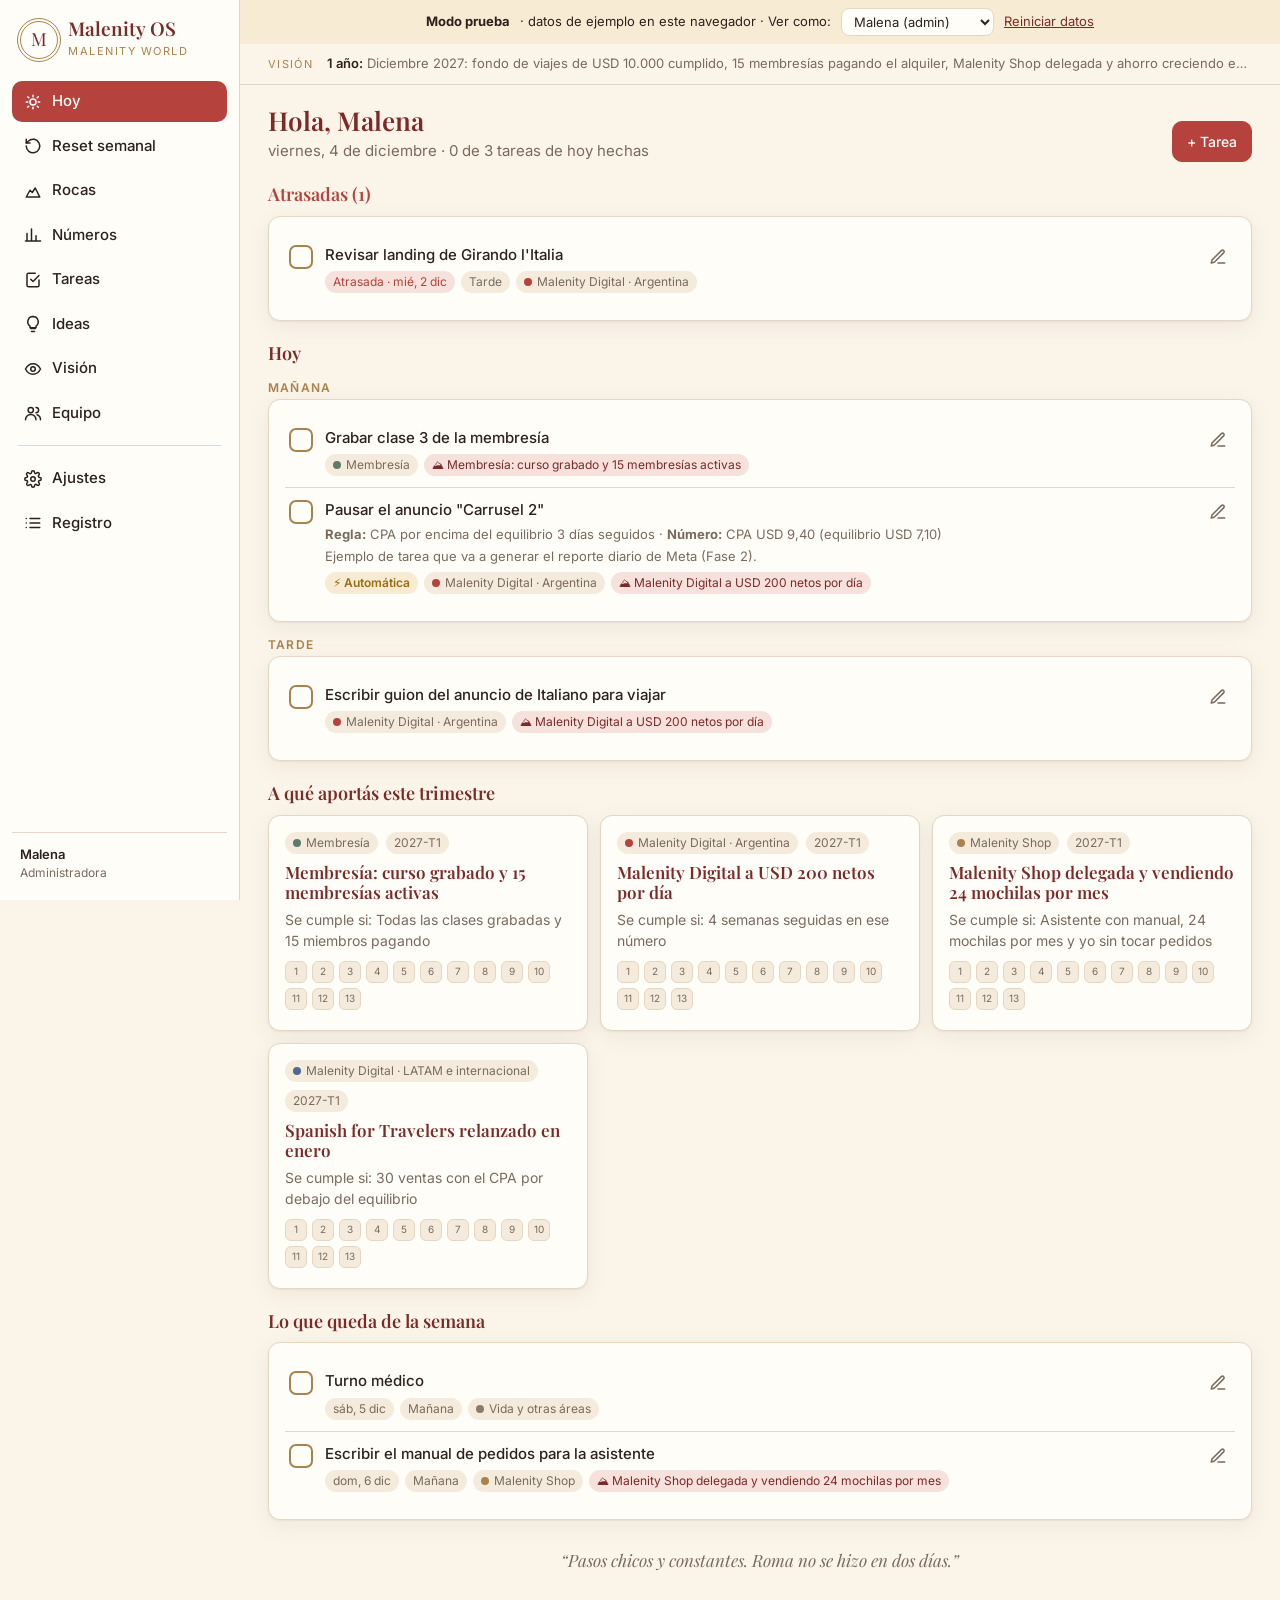
<file: os/index.html>
<!DOCTYPE html>
<html lang="es">
<head>
<meta charset="UTF-8">
<meta name="viewport" content="width=device-width, initial-scale=1, viewport-fit=cover">
<meta name="robots" content="noindex, nofollow">
<meta name="theme-color" content="#FBF4E9">
<title>Malenity OS</title>
<link rel="preconnect" href="https://fonts.googleapis.com">
<link rel="preconnect" href="https://fonts.gstatic.com" crossorigin>
<link href="https://fonts.googleapis.com/css2?family=Playfair+Display:ital,wght@0,500;0,600;1,600&family=Inter:wght@400;500;600&display=swap" rel="stylesheet">
<link rel="stylesheet" href="styles.css?v=1">
<link rel="icon" href="data:image/svg+xml,%3Csvg xmlns='http://www.w3.org/2000/svg' viewBox='0 0 64 64'%3E%3Ccircle cx='32' cy='32' r='30' fill='%23FBF4E9' stroke='%23A9824E' stroke-width='3'/%3E%3Ctext x='32' y='43' font-family='Georgia' font-size='30' text-anchor='middle' fill='%237A2B28'%3EM%3C/text%3E%3C/svg%3E">
</head>
<body>
<div id="app"><div class="cargando">Cargando Malenity OS…</div></div>
<div id="modal-raiz"></div>
<div id="toast" role="status" aria-live="polite"></div>
<script src="config.js?v=1"></script>
<script src="demo.js?v=1"></script>
<script src="app.js?v=1"></script>
</body>
</html>
</file>
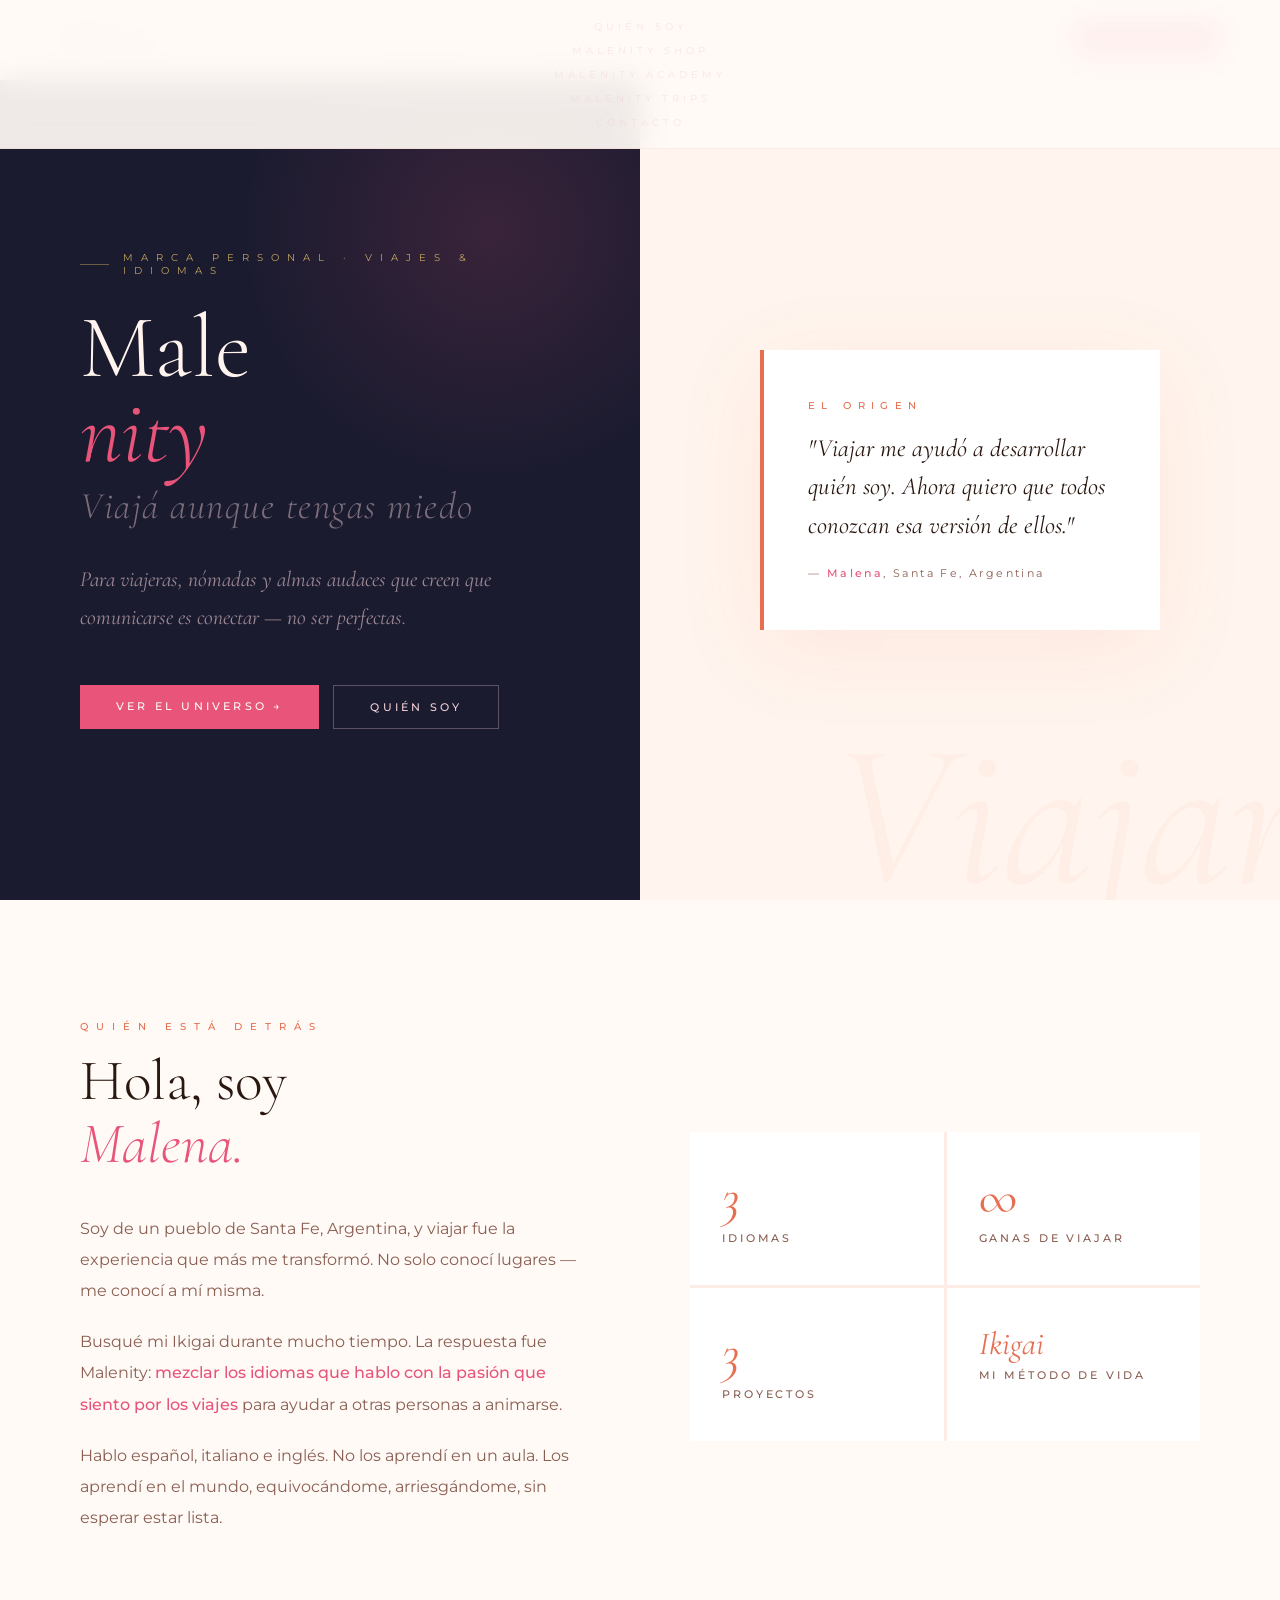
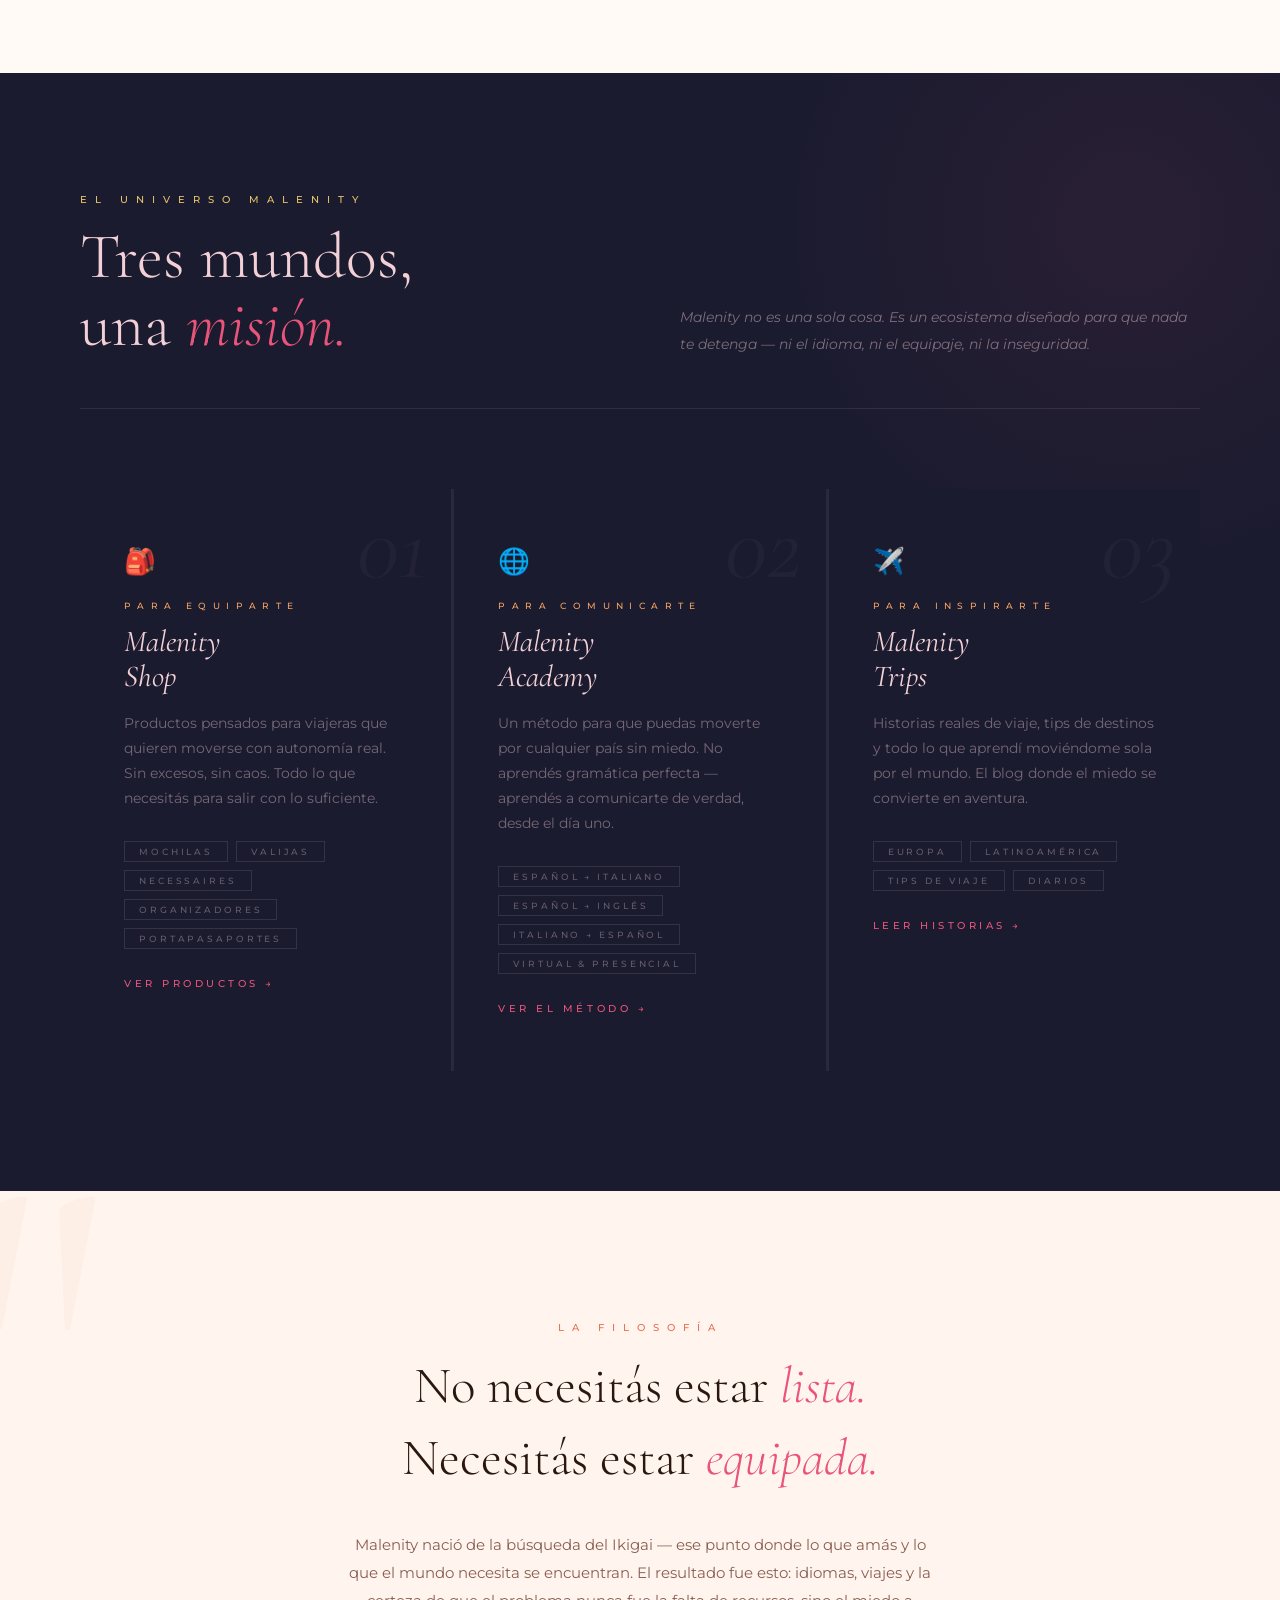
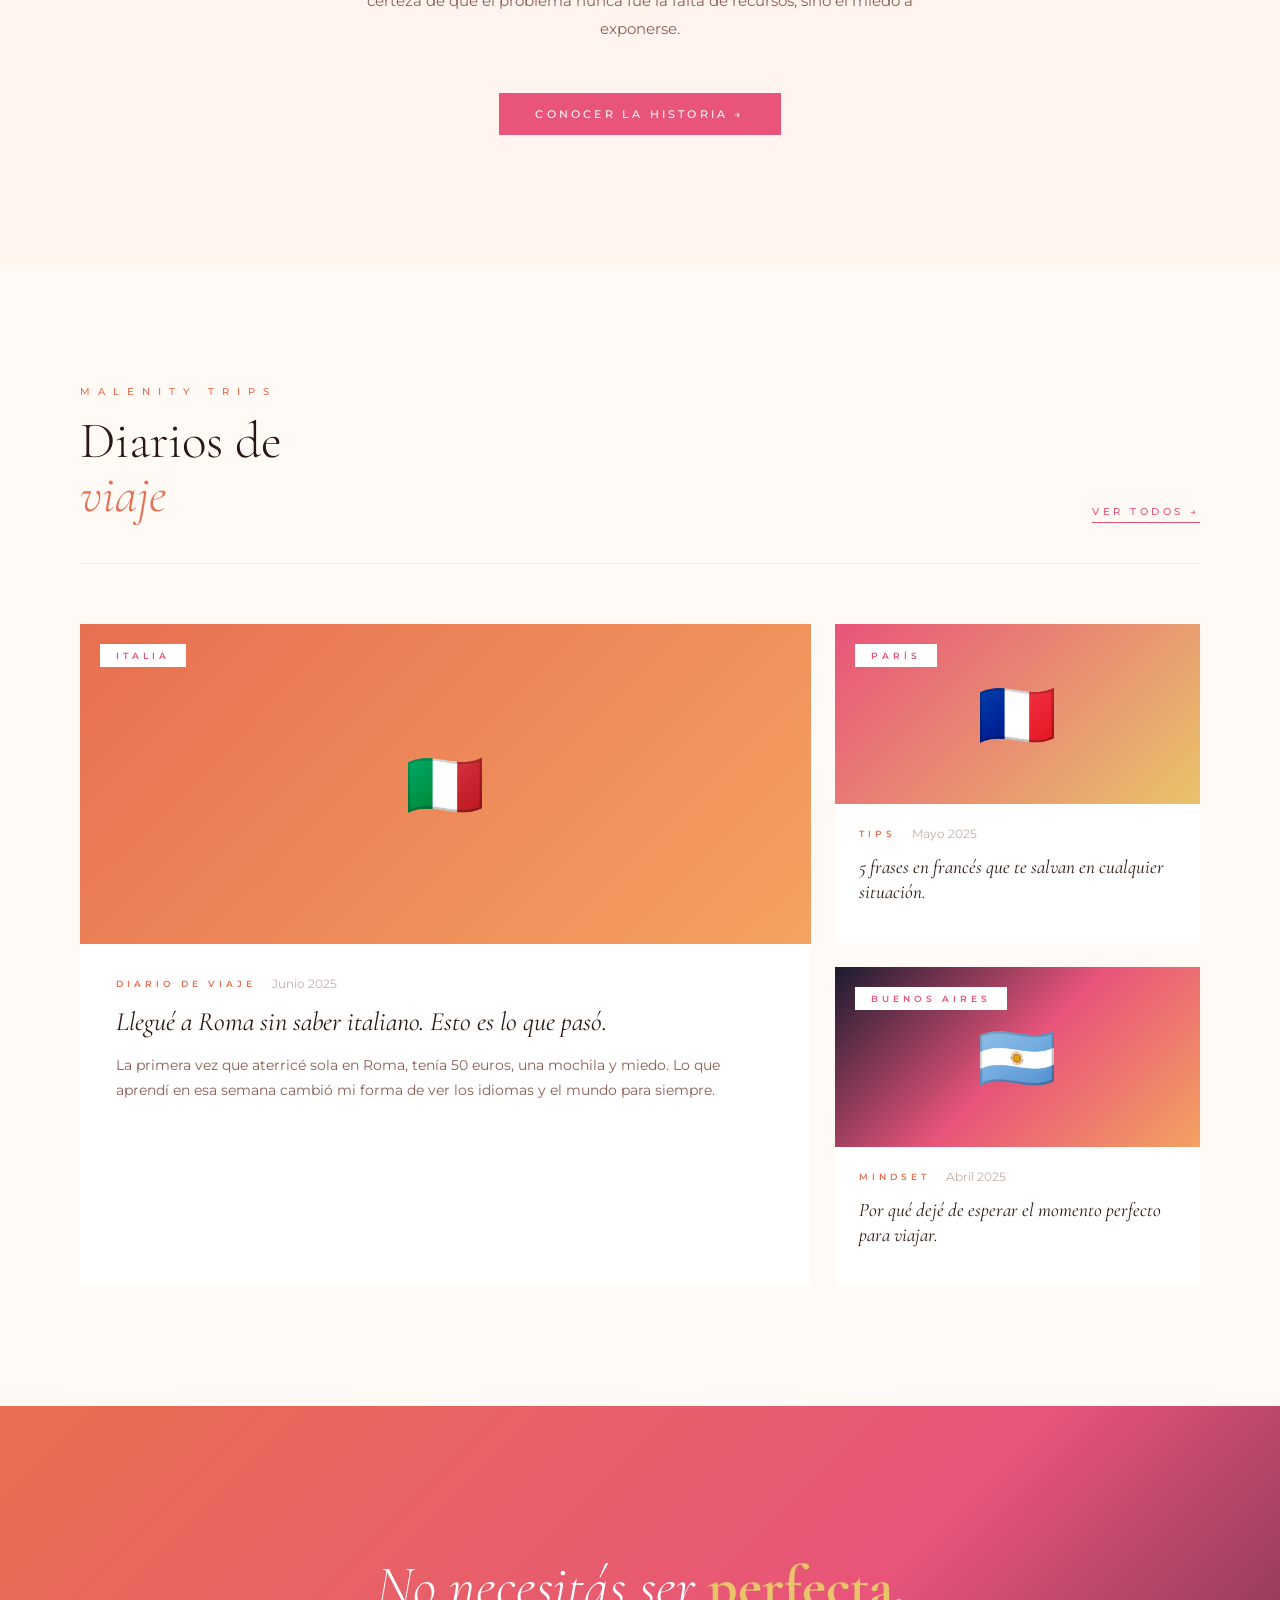
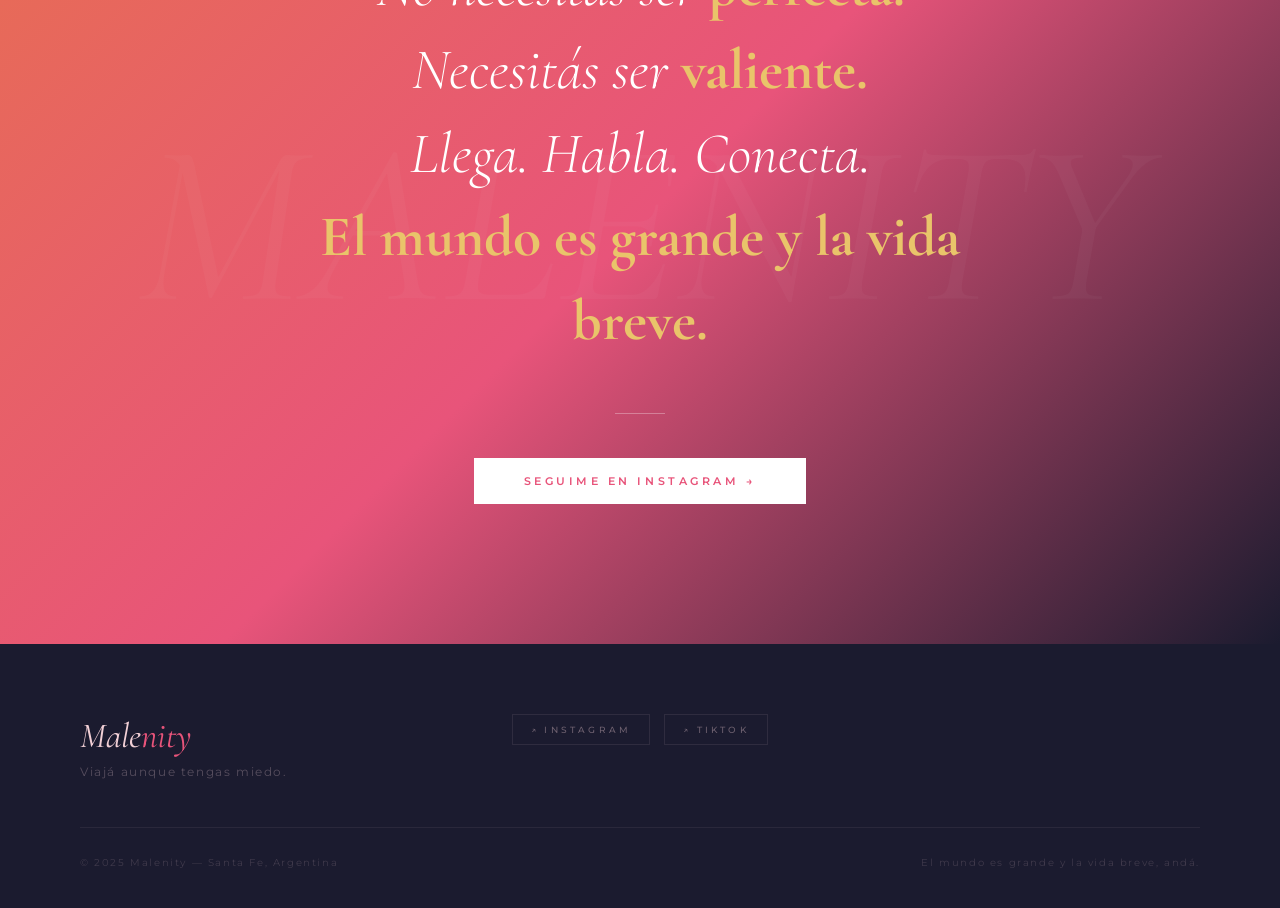
<file: index-2.html>
<!DOCTYPE html>
<html lang="es">
<head>
<meta charset="UTF-8">
<meta name="viewport" content="width=device-width, initial-scale=1.0">
<title>Malenity — Viajá aunque tengas miedo</title>
<link href="https://fonts.googleapis.com/css2?family=Cormorant+Garamond:ital,wght@0,300;0,400;0,500;1,300;1,400;1,500&family=Montserrat:wght@300;400;500;600&display=swap" rel="stylesheet">
<style>
:root{--papaya:#E76F51;--sunset:#F4A261;--honey:#E9C46A;--rosey:#F2D0D6;--blush:#E8547A;--navy:#1B1B2F;--cream:#FFFAF6;--warm:#FFF5EE;--mid:#8B5E52;--text:#2A1810;}
*,*::before,*::after{margin:0;padding:0;box-sizing:border-box;}
html{scroll-behavior:smooth;}
body{font-family:'Montserrat',sans-serif;background:var(--cream);color:var(--text);overflow-x:hidden;}
nav{position:fixed;top:0;left:0;right:0;z-index:900;padding:20px 60px;display:flex;justify-content:space-between;align-items:center;background:rgba(255,250,246,0.93);backdrop-filter:blur(14px);border-bottom:1px solid rgba(231,111,81,0.1);}
.nav-logo{font-family:'Cormorant Garamond',serif;font-size:1.9rem;font-style:italic;color:var(--blush);text-decoration:none;}
.nav-logo span{color:var(--papaya);}
.nav-links{display:flex;gap:36px;list-style:none;}
.nav-links a{font-size:.65rem;letter-spacing:.25rem;text-transform:uppercase;color:var(--mid);text-decoration:none;font-weight:500;transition:color .3s;}
.nav-links a:hover{color:var(--blush);}
.nav-cta{font-size:.65rem;letter-spacing:.2rem;text-transform:uppercase;color:var(--cream);background:var(--blush);padding:10px 24px;text-decoration:none;font-weight:500;transition:background .3s;}
.nav-cta:hover{background:var(--papaya);}
.hero{min-height:100vh;display:grid;grid-template-columns:1fr 1fr;padding-top:80px;overflow:hidden;position:relative;}
.hero-left{background:var(--navy);padding:100px 70px 100px 80px;display:flex;flex-direction:column;justify-content:center;position:relative;overflow:hidden;}
.hero-left::before{content:'';position:absolute;width:500px;height:500px;border-radius:50%;background:radial-gradient(circle,rgba(232,84,122,.15) 0%,transparent 70%);top:-100px;right:-100px;}
.hero-eyebrow{font-size:.65rem;letter-spacing:.5rem;text-transform:uppercase;color:var(--honey);opacity:.8;margin-bottom:28px;display:flex;align-items:center;gap:14px;position:relative;z-index:1;}
.hero-eyebrow::before{content:'';display:block;width:30px;height:1px;background:var(--honey);opacity:.5;}
.hero-title{font-family:'Cormorant Garamond',serif;font-size:clamp(3.8rem,7vw,7rem);font-weight:300;color:var(--warm);line-height:.95;position:relative;z-index:1;}
.hero-title em{font-style:italic;color:var(--blush);display:block;}
.hero-title .sub{font-style:italic;font-size:.42em;color:rgba(242,208,214,.45);display:block;margin-top:14px;letter-spacing:.04em;}
.hero-tagline{font-family:'Cormorant Garamond',serif;font-size:clamp(1rem,1.8vw,1.35rem);font-style:italic;color:rgba(242,208,214,.6);line-height:1.75;max-width:420px;margin:36px 0 48px;position:relative;z-index:1;}
.hero-btns{display:flex;gap:14px;flex-wrap:wrap;position:relative;z-index:1;}
.btn-p{padding:14px 36px;background:var(--blush);color:var(--cream);font-size:.68rem;letter-spacing:.2rem;text-transform:uppercase;text-decoration:none;font-weight:500;transition:background .3s,transform .3s;}
.btn-p:hover{background:var(--papaya);transform:translateY(-2px);}
.btn-o{padding:14px 36px;border:1px solid rgba(242,208,214,.3);color:var(--rosey);font-size:.68rem;letter-spacing:.2rem;text-transform:uppercase;text-decoration:none;font-weight:500;transition:all .3s;}
.btn-o:hover{border-color:var(--blush);color:var(--blush);}
.hero-right{background:var(--warm);display:flex;align-items:center;justify-content:center;padding:80px 60px;position:relative;overflow:hidden;}
.hero-bg-w{position:absolute;font-family:'Cormorant Garamond',serif;font-size:clamp(8rem,16vw,15rem);font-style:italic;color:rgba(231,111,81,.05);bottom:-20px;right:-20px;line-height:1;user-select:none;pointer-events:none;}
.hero-card{background:white;padding:50px 44px;border-left:4px solid var(--papaya);box-shadow:0 20px 80px rgba(231,111,81,.1);max-width:400px;position:relative;z-index:1;}
.card-tag{font-size:.6rem;letter-spacing:.4rem;color:var(--papaya);text-transform:uppercase;margin-bottom:18px;display:block;font-weight:500;}
.card-quote{font-family:'Cormorant Garamond',serif;font-size:1.55rem;font-style:italic;color:var(--text);line-height:1.55;margin-bottom:22px;}
.card-firma{font-size:.7rem;color:var(--mid);letter-spacing:.15rem;}
.card-firma strong{color:var(--blush);font-weight:500;}
.quien{background:var(--cream);padding:120px 80px;}
.quien-inner{max-width:1200px;margin:0 auto;display:grid;grid-template-columns:1fr 1fr;gap:100px;align-items:center;}
.eyebrow{font-size:.62rem;letter-spacing:.5rem;text-transform:uppercase;color:var(--papaya);display:block;margin-bottom:18px;font-weight:500;}
.section-title{font-family:'Cormorant Garamond',serif;font-size:clamp(2rem,4.5vw,4rem);font-weight:300;color:var(--text);line-height:1.1;margin-bottom:36px;}
.section-title em{font-style:italic;color:var(--blush);}
.quien-text p{font-size:1rem;color:var(--mid);line-height:1.95;margin-bottom:20px;}
.quien-text strong{color:var(--blush);font-weight:500;}
.stats-grid{display:grid;grid-template-columns:1fr 1fr;gap:3px;background:rgba(231,111,81,.1);}
.stat{background:white;padding:40px 32px;transition:background .3s;}
.stat:hover{background:var(--warm);}
.stat-n{font-family:'Cormorant Garamond',serif;font-size:3.2rem;font-style:italic;color:var(--papaya);line-height:1;margin-bottom:8px;}
.stat-l{font-size:.68rem;letter-spacing:.18rem;text-transform:uppercase;color:var(--mid);font-weight:500;}
.ventures{background:var(--navy);padding:120px 80px;position:relative;overflow:hidden;}
.ventures::before{content:'';position:absolute;width:700px;height:700px;border-radius:50%;background:radial-gradient(circle,rgba(232,84,122,.07) 0%,transparent 70%);top:-200px;right:-200px;}
.v-inner{max-width:1200px;margin:0 auto;position:relative;z-index:1;}
.v-header{display:grid;grid-template-columns:1fr 1fr;gap:80px;align-items:end;margin-bottom:80px;padding-bottom:50px;border-bottom:1px solid rgba(242,208,214,.1);}
.v-title{font-family:'Cormorant Garamond',serif;font-size:clamp(2.2rem,5vw,4.5rem);font-weight:300;color:var(--rosey);line-height:1.05;}
.v-title em{font-style:italic;color:var(--blush);}
.v-sub{font-size:.9rem;color:rgba(242,208,214,.45);line-height:1.85;font-style:italic;}
.v-grid{display:grid;grid-template-columns:repeat(3,1fr);gap:3px;background:rgba(242,208,214,.07);}
.v-card{background:var(--navy);padding:56px 44px;position:relative;overflow:hidden;transition:background .4s;text-decoration:none;display:block;}
.v-card:hover{background:#252540;}
.v-num{font-family:'Cormorant Garamond',serif;font-size:6rem;font-style:italic;color:rgba(242,208,214,.04);position:absolute;top:10px;right:24px;line-height:1;pointer-events:none;}
.v-icon{font-size:1.6rem;margin-bottom:24px;display:block;}
.v-tag{font-size:.58rem;letter-spacing:.4rem;text-transform:uppercase;color:var(--sunset);margin-bottom:14px;display:block;font-weight:500;}
.v-name{font-family:'Cormorant Garamond',serif;font-size:1.9rem;font-weight:400;font-style:italic;color:var(--rosey);line-height:1.15;margin-bottom:16px;}
.v-desc{font-size:.85rem;color:rgba(242,208,214,.42);line-height:1.85;margin-bottom:30px;}
.chips{display:flex;flex-wrap:wrap;gap:8px;margin-bottom:28px;}
.chip{padding:4px 14px;border:1px solid rgba(242,208,214,.12);font-size:.58rem;letter-spacing:.18rem;text-transform:uppercase;color:rgba(242,208,214,.35);font-weight:500;}
.v-cta{font-size:.65rem;letter-spacing:.22rem;text-transform:uppercase;color:var(--blush);display:flex;align-items:center;gap:8px;font-weight:500;transition:gap .3s;}
.v-card:hover .v-cta{gap:16px;}
.filosofia{background:var(--warm);padding:130px 80px;text-align:center;position:relative;overflow:hidden;}
.filosofia::before{content:'"';position:absolute;font-family:'Cormorant Garamond',serif;font-size:30rem;color:rgba(231,111,81,.05);top:-80px;left:-30px;line-height:1;pointer-events:none;}
.f-inner{max-width:820px;margin:0 auto;position:relative;z-index:1;}
.f-quote{font-family:'Cormorant Garamond',serif;font-size:clamp(2rem,4vw,3.6rem);font-weight:300;color:var(--text);line-height:1.4;margin-bottom:36px;}
.f-quote em{font-style:italic;color:var(--blush);}
.f-sub{font-size:.95rem;color:var(--mid);line-height:1.85;max-width:600px;margin:0 auto 50px;}
.blog{background:var(--cream);padding:120px 80px;}
.blog-inner{max-width:1200px;margin:0 auto;}
.blog-header{display:flex;justify-content:space-between;align-items:flex-end;margin-bottom:60px;padding-bottom:40px;border-bottom:1px solid rgba(231,111,81,.12);}
.blog-title{font-family:'Cormorant Garamond',serif;font-size:clamp(2rem,4vw,4rem);font-weight:300;color:var(--text);line-height:1.05;}
.blog-title em{font-style:italic;color:var(--papaya);}
.blog-lnk{font-size:.65rem;letter-spacing:.22rem;text-transform:uppercase;color:var(--blush);text-decoration:none;font-weight:500;border-bottom:1px solid var(--blush);padding-bottom:4px;transition:color .3s,border-color .3s;}
.blog-lnk:hover{color:var(--papaya);border-color:var(--papaya);}
.blog-grid{display:grid;grid-template-columns:2fr 1fr;gap:24px;}
.b-feat{background:white;overflow:hidden;transition:transform .3s,box-shadow .3s;cursor:pointer;}
.b-feat:hover{transform:translateY(-4px);box-shadow:0 20px 60px rgba(231,111,81,.12);}
.b-img{width:100%;height:320px;display:flex;align-items:center;justify-content:center;font-size:4rem;position:relative;overflow:hidden;}
.b-img-sm{height:180px;}
.bi1{background:linear-gradient(135deg,#E76F51 0%,#F4A261 100%);}
.bi2{background:linear-gradient(135deg,#E8547A 0%,#E9C46A 100%);}
.bi3{background:linear-gradient(135deg,#1B1B2F 0%,#E8547A 50%,#F4A261 100%);}
.b-ctag{position:absolute;top:20px;left:20px;background:white;padding:6px 16px;font-size:.58rem;letter-spacing:.25rem;text-transform:uppercase;color:var(--blush);font-weight:600;}
.b-content{padding:32px 36px 36px;}
.b-meta{display:flex;align-items:center;gap:16px;margin-bottom:14px;}
.b-cat{font-size:.58rem;letter-spacing:.25rem;text-transform:uppercase;color:var(--papaya);font-weight:600;}
.b-date{font-size:.75rem;color:rgba(139,94,82,.5);}
.b-ptitle{font-family:'Cormorant Garamond',serif;font-size:1.65rem;font-weight:400;font-style:italic;color:var(--text);line-height:1.3;margin-bottom:14px;}
.b-excerpt{font-size:.85rem;color:var(--mid);line-height:1.8;}
.blog-side{display:flex;flex-direction:column;gap:24px;}
.b-small{background:white;overflow:hidden;transition:transform .3s;cursor:pointer;}
.b-small:hover{transform:translateY(-3px);}
.b-small .b-content{padding:22px 24px 24px;}
.b-small .b-ptitle{font-size:1.2rem;}
.manifesto{background:linear-gradient(135deg,#E76F51 0%,#E8547A 50%,#1B1B2F 100%);padding:140px 80px;text-align:center;position:relative;overflow:hidden;}
.manifesto::before{content:'MALENITY';position:absolute;font-family:'Cormorant Garamond',serif;font-size:18vw;font-style:italic;color:rgba(255,255,255,.03);top:50%;left:50%;transform:translate(-50%,-50%);white-space:nowrap;pointer-events:none;user-select:none;}
.m-inner{max-width:780px;margin:0 auto;position:relative;z-index:1;}
.m-text{font-family:'Cormorant Garamond',serif;font-size:clamp(2rem,4.5vw,4rem);font-style:italic;font-weight:300;color:white;line-height:1.45;margin-bottom:50px;}
.m-text strong{font-style:normal;color:var(--honey);}
.m-div{width:50px;height:1px;background:rgba(255,255,255,.3);margin:0 auto 44px;}
.btn-m{display:inline-flex;align-items:center;gap:12px;padding:16px 50px;background:white;color:var(--blush);font-size:.7rem;letter-spacing:.22rem;text-transform:uppercase;text-decoration:none;font-weight:600;transition:background .3s,gap .3s;}
.btn-m:hover{background:var(--honey);gap:20px;color:var(--text);}
footer{background:var(--navy);padding:70px 80px 40px;}
.ft{display:grid;grid-template-columns:1fr auto 1fr;gap:60px;align-items:start;padding-bottom:48px;border-bottom:1px solid rgba(242,208,214,.07);margin-bottom:28px;}
.f-brand{font-family:'Cormorant Garamond',serif;font-size:2.2rem;font-style:italic;color:var(--rosey);}
.f-brand span{color:var(--blush);}
.f-lema{font-size:.72rem;color:rgba(242,208,214,.28);margin-top:8px;letter-spacing:.1rem;}
.f-nav{display:flex;flex-direction:column;gap:12px;text-align:center;}
.f-nav a{font-size:.62rem;letter-spacing:.25rem;text-transform:uppercase;color:rgba(242,208,214,.38);text-decoration:none;font-weight:500;transition:color .3s;}
.f-nav a:hover{color:var(--blush);}
.f-soc{display:flex;gap:14px;justify-content:flex-end;flex-wrap:wrap;}
.f-soc a{display:inline-flex;align-items:center;gap:8px;padding:9px 18px;border:1px solid rgba(242,208,214,.09);font-size:.58rem;letter-spacing:.2rem;text-transform:uppercase;color:rgba(242,208,214,.38);text-decoration:none;font-weight:500;transition:all .3s;}
.f-soc a:hover{border-color:var(--blush);color:var(--blush);}
.fb{display:flex;justify-content:space-between;align-items:center;}
.f-copy{font-size:.62rem;color:rgba(242,208,214,.17);letter-spacing:.1rem;}
.reveal{opacity:0;transform:translateY(32px);transition:opacity .85s ease,transform .85s ease;}
.reveal.visible{opacity:1;transform:translateY(0);}
@media(max-width:960px){
  nav{padding:18px 28px;}
  .nav-links,.nav-cta{display:none;}
  .hero{grid-template-columns:1fr;}
  .hero-left{padding:80px 28px;}
  .hero-right{padding:60px 28px;min-height:320px;}
  .quien-inner{grid-template-columns:1fr;gap:50px;}
  .v-header{grid-template-columns:1fr;gap:24px;}
  .v-grid{grid-template-columns:1fr;}
  .blog-grid{grid-template-columns:1fr;}
  .ft{grid-template-columns:1fr;gap:36px;}
  .f-soc{justify-content:flex-start;}
  .fb{flex-direction:column;gap:12px;}
  .quien,.ventures,.filosofia,.blog,.manifesto{padding:80px 28px;}
}
</style>
</head>
<body>

<nav>
  <a href="#" class="nav-logo">Male<span>nity</span></a>
  <ul class="nav-links">
    <li><a href="#quien">Quién soy</a></li>
    <li><a href="#ventures">El universo</a></li>
    <li><a href="#blog">Viajes</a></li>
    <li><a href="#contacto">Contacto</a></li>
  </ul>
  <a href="#ventures" class="nav-cta">Explorar →</a>
</nav>

<section class="hero">
  <div class="hero-left">
    <div class="hero-eyebrow">Marca personal · Viajes & Idiomas</div>
    <h1 class="hero-title">
      Male<em>nity</em>
      <span class="sub">Viajá aunque tengas miedo</span>
    </h1>
    <p class="hero-tagline">Para viajeras, nómadas y almas audaces que creen que comunicarse es conectar — no ser perfectas.</p>
    <div class="hero-btns">
      <a href="#ventures" class="btn-p">Ver el universo →</a>
      <a href="#quien" class="btn-o">Quién soy</a>
    </div>
  </div>
  <div class="hero-right">
    <div class="hero-bg-w">Viajar</div>
    <div class="hero-card reveal">
      <span class="card-tag">El origen</span>
      <p class="card-quote">"Viajar me ayudó a desarrollar quién soy. Ahora quiero que todos conozcan esa versión de ellos."</p>
      <p class="card-firma">— <strong>Malena</strong>, Santa Fe, Argentina</p>
    </div>
  </div>
</section>

<section class="quien" id="quien">
  <div class="quien-inner">
    <div class="reveal">
      <span class="eyebrow">Quién está detrás</span>
      <h2 class="section-title">Hola, soy<br><em>Malena.</em></h2>
      <div class="quien-text">
        <p>Soy de un pueblo de Santa Fe, Argentina, y viajar fue la experiencia que más me transformó. No solo conocí lugares — me conocí a mí misma.</p>
        <p>Busqué mi Ikigai durante mucho tiempo. La respuesta fue Malenity: <strong>mezclar los idiomas que hablo con la pasión que siento por los viajes</strong> para ayudar a otras personas a animarse.</p>
        <p>Hablo español, italiano e inglés. No los aprendí en un aula. Los aprendí en el mundo, equivocándome, arriesgándome, sin esperar estar lista.</p>
      </div>
    </div>
    <div class="stats-grid reveal">
      <div class="stat"><div class="stat-n">3</div><div class="stat-l">Idiomas</div></div>
      <div class="stat"><div class="stat-n">∞</div><div class="stat-l">Ganas de viajar</div></div>
      <div class="stat"><div class="stat-n">3</div><div class="stat-l">Proyectos</div></div>
      <div class="stat"><div class="stat-n" style="font-size:2rem;">Ikigai</div><div class="stat-l">Mi método de vida</div></div>
    </div>
  </div>
</section>

<section class="ventures" id="ventures">
  <div class="v-inner">
    <div class="v-header">
      <div class="reveal">
        <span class="eyebrow" style="color:var(--honey);">El universo Malenity</span>
        <h2 class="v-title">Tres mundos,<br>una <em>misión.</em></h2>
      </div>
      <p class="v-sub reveal">Malenity no es una sola cosa. Es un ecosistema diseñado para que nada te detenga — ni el idioma, ni el equipaje, ni la inseguridad.</p>
    </div>
    <div class="v-grid">
      <a href="#" class="v-card reveal">
        <div class="v-num">01</div>
        <span class="v-icon">🎒</span>
        <span class="v-tag">Para equiparte</span>
        <h3 class="v-name">Malenity<br>Shop</h3>
        <p class="v-desc">Productos pensados para viajeras que quieren moverse con autonomía real. Sin excesos, sin caos. Todo lo que necesitás para salir con lo suficiente.</p>
        <div class="chips">
          <span class="chip">Mochilas</span>
          <span class="chip">Valijas</span>
          <span class="chip">Necessaires</span>
          <span class="chip">Organizadores</span>
          <span class="chip">Portapasaportes</span>
        </div>
        <span class="v-cta">Ver productos →</span>
      </a>
      <a href="#" class="v-card reveal">
        <div class="v-num">02</div>
        <span class="v-icon">🌐</span>
        <span class="v-tag">Para comunicarte</span>
        <h3 class="v-name">Malenity<br>Academy</h3>
        <p class="v-desc">Un método para que puedas moverte por cualquier país sin miedo. No aprendés gramática perfecta — aprendés a comunicarte de verdad, desde el día uno.</p>
        <div class="chips">
          <span class="chip">Español → Italiano</span>
          <span class="chip">Español → Inglés</span>
          <span class="chip">Italiano → Español</span>
          <span class="chip">Virtual & Presencial</span>
        </div>
        <span class="v-cta">Ver el método →</span>
      </a>
      <a href="#blog" class="v-card reveal">
        <div class="v-num">03</div>
        <span class="v-icon">✈️</span>
        <span class="v-tag">Para inspirarte</span>
        <h3 class="v-name">Malenity<br>Trips</h3>
        <p class="v-desc">Historias reales de viaje, tips de destinos y todo lo que aprendí moviéndome sola por el mundo. El blog donde el miedo se convierte en aventura.</p>
        <div class="chips">
          <span class="chip">Europa</span>
          <span class="chip">Latinoamérica</span>
          <span class="chip">Tips de viaje</span>
          <span class="chip">Diarios</span>
        </div>
        <span class="v-cta">Leer historias →</span>
      </a>
    </div>
  </div>
</section>

<section class="filosofia">
  <div class="f-inner">
    <span class="eyebrow reveal" style="color:var(--papaya);">La filosofía</span>
    <h2 class="f-quote reveal">No necesitás estar <em>lista.</em><br>Necesitás estar <em>equipada.</em></h2>
    <p class="f-sub reveal">Malenity nació de la búsqueda del Ikigai — ese punto donde lo que amás y lo que el mundo necesita se encuentran. El resultado fue esto: idiomas, viajes y la certeza de que el problema nunca fue la falta de recursos, sino el miedo a exponerse.</p>
    <a href="#quien" class="btn-p reveal" style="display:inline-block;">Conocer la historia →</a>
  </div>
</section>

<section class="blog" id="blog">
  <div class="blog-inner">
    <div class="blog-header">
      <div>
        <span class="eyebrow">Malenity Trips</span>
        <h2 class="blog-title">Diarios de<br><em>viaje</em></h2>
      </div>
      <a href="#" class="blog-lnk">Ver todos →</a>
    </div>
    <div class="blog-grid">
      <div class="b-feat reveal">
        <div class="b-img bi1">
          <div class="b-ctag">Italia</div>🇮🇹
        </div>
        <div class="b-content">
          <div class="b-meta"><span class="b-cat">Diario de viaje</span><span class="b-date">Junio 2025</span></div>
          <h3 class="b-ptitle">Llegué a Roma sin saber italiano. Esto es lo que pasó.</h3>
          <p class="b-excerpt">La primera vez que aterricé sola en Roma, tenía 50 euros, una mochila y miedo. Lo que aprendí en esa semana cambió mi forma de ver los idiomas y el mundo para siempre.</p>
        </div>
      </div>
      <div class="blog-side">
        <div class="b-small reveal">
          <div class="b-img bi2 b-img-sm">
            <div class="b-ctag">París</div>🇫🇷
          </div>
          <div class="b-content">
            <div class="b-meta"><span class="b-cat">Tips</span><span class="b-date">Mayo 2025</span></div>
            <h3 class="b-ptitle">5 frases en francés que te salvan en cualquier situación.</h3>
          </div>
        </div>
        <div class="b-small reveal">
          <div class="b-img bi3 b-img-sm">
            <div class="b-ctag">Buenos Aires</div>🇦🇷
          </div>
          <div class="b-content">
            <div class="b-meta"><span class="b-cat">Mindset</span><span class="b-date">Abril 2025</span></div>
            <h3 class="b-ptitle">Por qué dejé de esperar el momento perfecto para viajar.</h3>
          </div>
        </div>
      </div>
    </div>
  </div>
</section>

<section class="manifesto" id="contacto">
  <div class="m-inner">
    <p class="m-text reveal">No necesitás ser <strong>perfecta.</strong><br>Necesitás ser <strong>valiente.</strong><br>Llega. Habla. Conecta.<br><strong>El mundo es grande y la vida breve.</strong></p>
    <div class="m-div reveal"></div>
    <a href="https://www.instagram.com/malenity__" target="_blank" class="btn-m reveal">Seguime en Instagram →</a>
  </div>
</section>

<footer>
  <div class="ft">
    <div>
      <div class="f-brand">Male<span>nity</span></div>
      <p class="f-lema">Viajá aunque tengas miedo.</p>
    </div>
    <nav class="f-nav">
      <a href="#quien">Quién soy</a>
      <a href="#ventures">Malenity Shop</a>
      <a href="#ventures">Malenity Academy</a>
      <a href="#blog">Malenity Trips</a>
      <a href="#contacto">Contacto</a>
    </nav>
    <div class="f-soc">
      <a href="https://www.instagram.com/malenity__" target="_blank">↗ Instagram</a>
      <a href="https://www.tiktok.com/@malenity_" target="_blank">↗ TikTok</a>
    </div>
  </div>
  <div class="fb">
    <p class="f-copy">© 2025 Malenity — Santa Fe, Argentina</p>
    <p class="f-copy">El mundo es grande y la vida breve, andá.</p>
  </div>
</footer>

<script>
const els=document.querySelectorAll('.reveal');
const obs=new IntersectionObserver((entries)=>{
  entries.forEach((e,i)=>{if(e.isIntersecting){setTimeout(()=>e.target.classList.add('visible'),i*90);obs.unobserve(e.target);}});
},{threshold:.1});
els.forEach(el=>obs.observe(el));
</script>
</body>
</html>
</file>
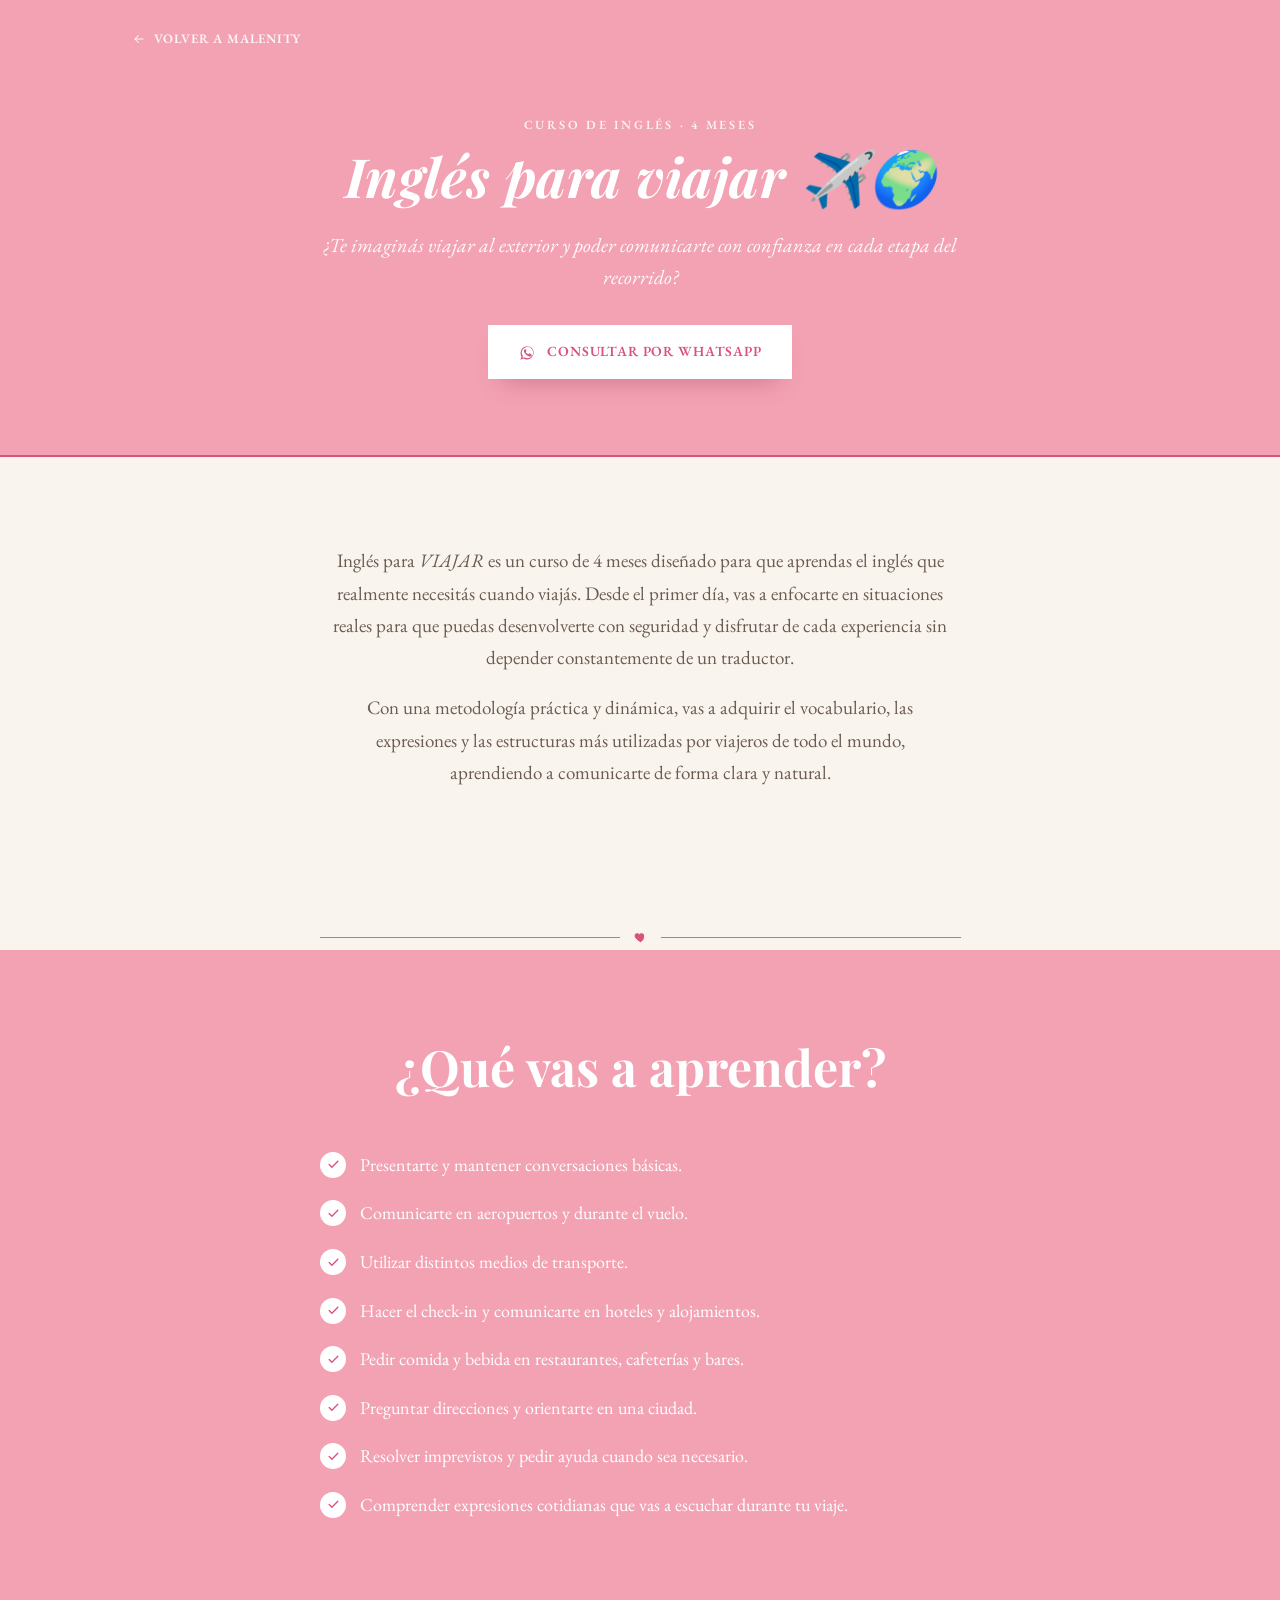
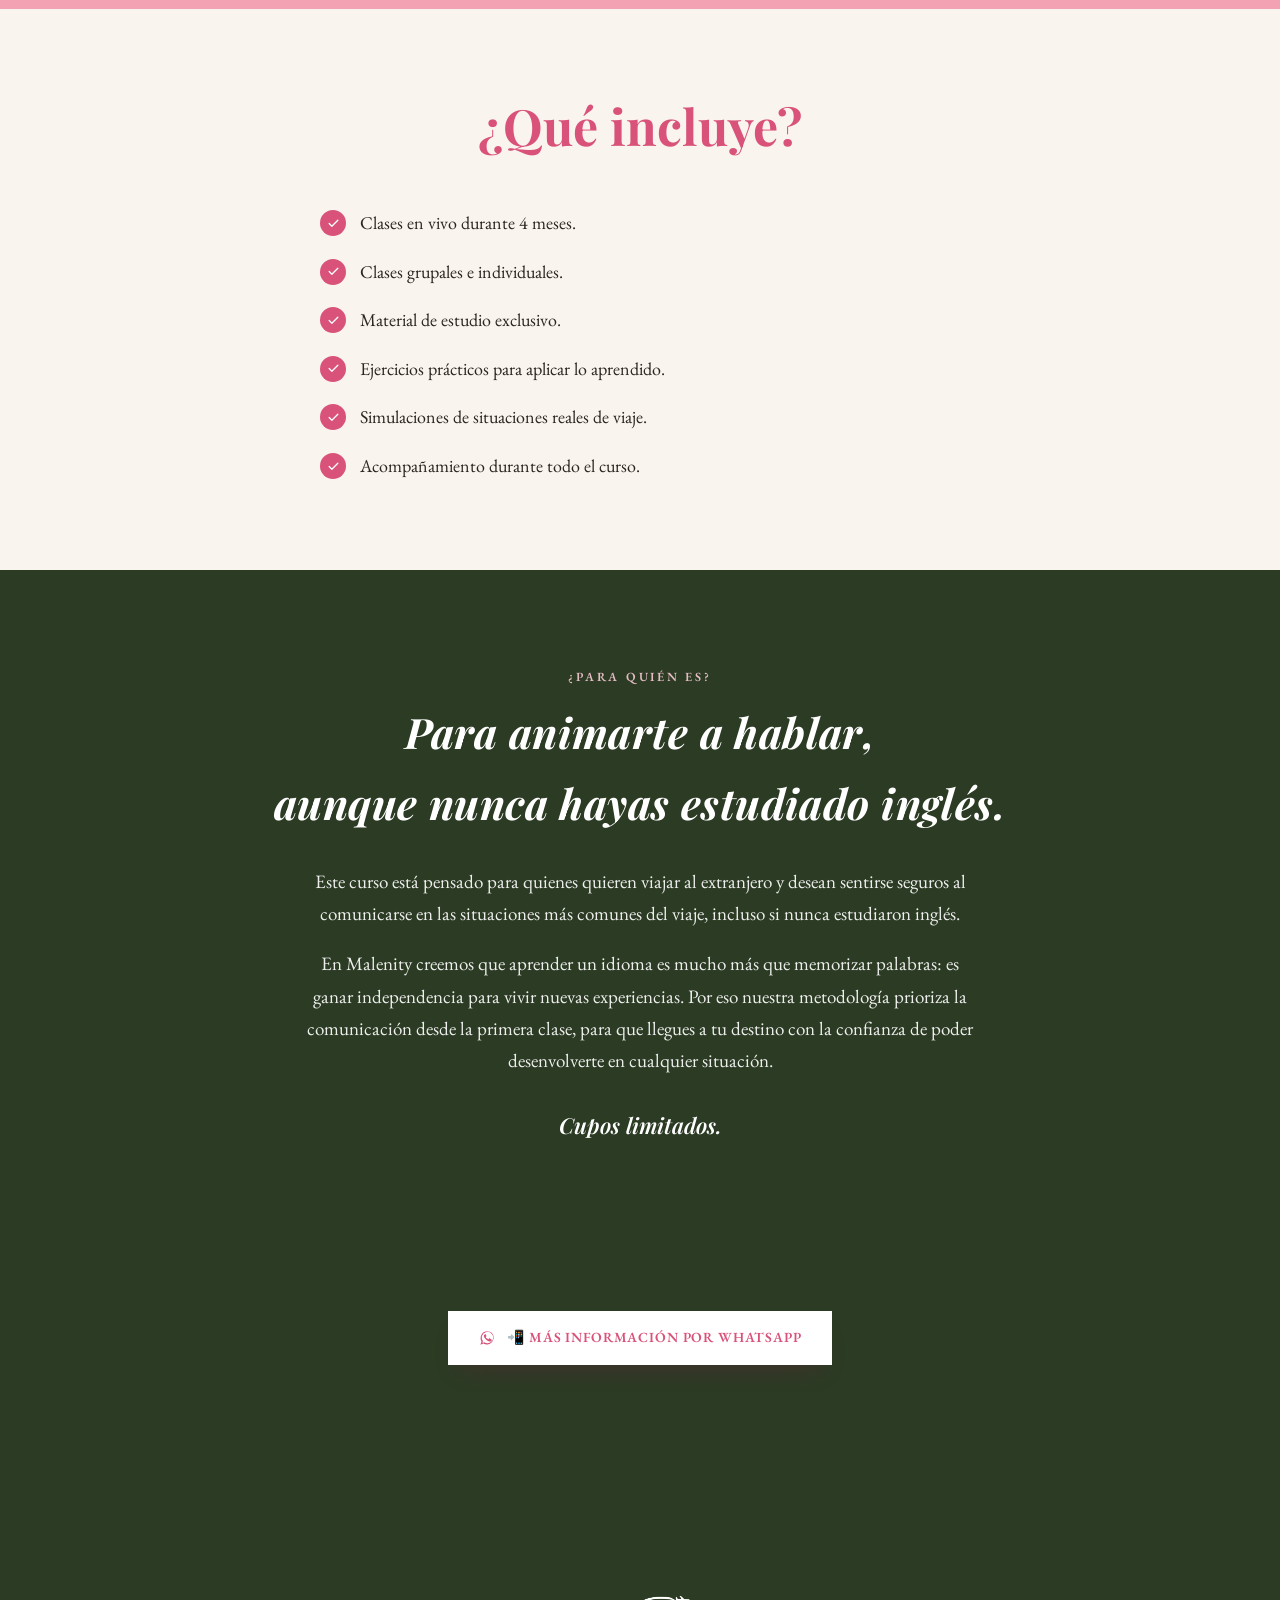
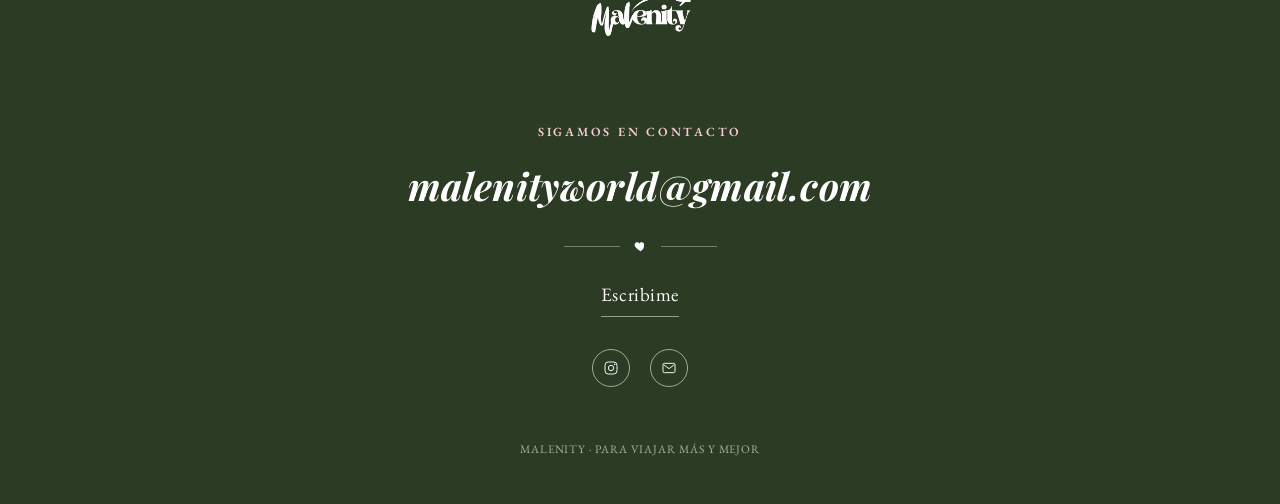
<file: ingles-para-viajar.html>
<!DOCTYPE html>
<html lang="es">
<head>
<meta charset="UTF-8">
<meta name="viewport" content="width=device-width, initial-scale=1.0">
<title>Inglés para Viajar — Curso de inglés para viajar | Malenity</title>
<link rel="preconnect" href="https://fonts.googleapis.com">
<link rel="preconnect" href="https://fonts.gstatic.com" crossorigin>
<link href="https://fonts.googleapis.com/css2?family=Playfair+Display:ital,wght@0,400;0,500;0,600;0,700;1,400;1,500&family=EB+Garamond:ital,wght@0,400;0,500;0,600;1,400&display=swap" rel="stylesheet">
<style>
  :root{
    --cream:#FAF4EE;
    --cream-deep:#F5EEE6;
    --blush:#F3A2B3;
    --blush-soft:#F8CBD4;
    --rose:#D9527A;
    --rose-line:#D76C80;
    --forest:#2C3B24;
    --forest-soft:#4A5C3E;
    --ink:#2B2420;
    --ink-soft:#6b5c52;
    --gold:#C9A876;
    --line: rgba(217,82,122,0.32);
  }

  *{margin:0;padding:0;box-sizing:border-box;}
  html{scroll-behavior:smooth;}

  body{
    font-family:'EB Garamond', Georgia, 'Times New Roman', serif;
    color:var(--ink);
    background:var(--cream);
    -webkit-font-smoothing:antialiased;
    font-size:19px;
    line-height:1.7;
  }

  h1,h2,h3, .display{
    font-family:'Playfair Display', 'Times New Roman', serif;
    letter-spacing:0.01em;
  }

  /* type hierarchy: eyebrow (label, rose) > h1 (hero) > h2 (section, forest) > sub (rose italic) > h3 (card, forest) > body */
  .eyebrow{
    font-family:'EB Garamond', serif;
    font-weight:600;
    letter-spacing:0.22em;
    text-transform:uppercase;
    font-size:12.5px;
    color:var(--rose);
  }

  h2{ font-weight:700; font-style:normal; color:var(--forest); }
  h3{ font-weight:600; font-style:normal; color:var(--forest); }

  a{color:inherit;text-decoration:none;}
  img{display:block;max-width:100%;}
  button{font-family:inherit;cursor:pointer;}

  .wrap{ max-width:1080px; margin:0 auto; padding:0 32px; }

  /* ---------- HEART / STRAIGHT DIVIDER ---------- */
  .heart-rule{
    display:flex;
    align-items:center;
    justify-content:center;
    gap:14px;
  }
  .heart-rule .ln{ width:56px; height:1px; background:var(--rose-line); }
  .heart-rule svg{ width:13px; height:13px; }

  .divider{
    width:100%;
    display:flex;
    justify-content:center;
    padding:54px 0 6px;
  }
  .divider .heart-rule .ln{ width:min(300px, 34vw); }

  /* ---------- HERO ---------- */
  header.hero{
    background: var(--blush);
    position:relative;
    overflow:hidden;
  }

  nav.topnav{
    display:flex;
    justify-content:space-between;
    align-items:center;
    max-width:1080px;
    margin:0 auto;
    padding:28px 32px 0;
  }
  nav.topnav .brand-mark{ height:32px; }
  nav.topnav ul{ list-style:none; display:flex; gap:34px; }
  nav.topnav ul li a{
    font-size:14px;
    letter-spacing:0.08em;
    text-transform:uppercase;
    color:#fff;
    padding-bottom:4px;
    border-bottom:1px solid transparent;
    transition:border-color .25s ease, opacity .25s ease;
    opacity:.92;
  }
  nav.topnav ul li a:hover{border-color:#fff; opacity:1;}

  .hero-inner{
    max-width:1080px;
    margin:0 auto;
    padding:64px 32px 86px;
    display:grid;
    grid-template-columns:1.1fr 1fr;
    align-items:center;
    gap:24px;
    position:relative;
  }
  .hero-logo img{ width:100%; max-width:420px; }
  .hero-copy{ text-align:right; }
  .hero-copy .eyebrow{ color:#fff; opacity:.85; }
  .hero-copy h1{
    font-size:clamp(40px, 5.4vw, 58px);
    color:#fff;
    line-height:1.14;
    font-style:italic;
    font-weight:600;
    margin-top:8px;
  }
  .hero-copy .heart-rule{ justify-content:flex-end; margin-top:20px; }
  .hero-copy .heart-rule .ln{ background:rgba(255,255,255,0.75); }
  .hero-copy p{
    margin-top:18px;
    color:rgba(255,255,255,0.95);
    font-size:18px;
    max-width:380px;
    margin-left:auto;
  }

  .hero-edge{ height:2px; width:100%; background:var(--rose); }

  /* ---------- QUICK NAV — pink stamp badges ---------- */
  section.quicknav{ padding:70px 0 24px; }
  .quicknav .wrap{
    display:grid;
    grid-template-columns:repeat(4,1fr);
    gap:30px;
  }
  .qn-item{ text-align:center; display:flex; flex-direction:column; align-items:center; gap:16px; }
  .qn-item a{ display:flex; flex-direction:column; align-items:center; gap:16px; }
  .qn-badge{
    width:112px; height:112px; border-radius:50%;
    overflow:hidden;
    position:relative;
    box-shadow:0 6px 16px -8px rgba(44,59,36,0.35);
    transition:transform .3s ease, box-shadow .3s ease;
  }
  .qn-badge img{
    position:absolute; top:50%; left:50%;
    width:118%; height:118%;
    object-fit:cover;
    transform:translate(-50%,-50%);
  }
  .qn-item:hover .qn-badge{
    transform:translateY(-4px);
    box-shadow:0 16px 28px -16px rgba(217,82,122,0.55);
  }
  .qn-label{ font-size:14.5px; font-weight:600; letter-spacing:0.04em; text-transform:uppercase; color:var(--forest); line-height:1.3; }

  /* ---------- QUIEN ES ---------- */
  section.quien{ padding:34px 0 90px; }
  .quien .wrap{
    display:grid;
    grid-template-columns:1fr 0.85fr;
    gap:56px;
    align-items:center;
  }
  .quien h2{ font-size:clamp(30px,4vw,42px); font-style:italic; margin:10px 0 22px; }
  .quien p{ color:var(--ink-soft); font-size:19px; max-width:480px; }

  .quote-card{
    position:relative;
    background:var(--cream-deep);
    border:1px solid var(--line);
    border-radius:2px;
    padding:40px 36px;
  }
  .quote-card::before, .quote-card::after{
    content:"";
    position:absolute;
    width:22px; height:22px;
    border:1px solid var(--rose);
  }
  .quote-card::before{ top:10px; left:10px; border-right:none; border-bottom:none; }
  .quote-card::after{ bottom:10px; right:10px; border-left:none; border-top:none; }
  .quote-card .heart-rule{ margin-bottom:18px; }
  .quote-card span{
    display:block;
    font-family:'Playfair Display',serif;
    font-style:italic;
    color:var(--forest);
    font-size:21px;
    line-height:1.55;
    text-align:center;
  }

  /* ---------- SECTION GENERIC ---------- */
  .section{ padding:88px 0; }
  .section.alt{ background:var(--cream-deep); }
  .section-blush{ background:var(--blush); }
  .eyebrow-on-blush{ color:#fff; opacity:.92; }
  .section-blush .desc{ color:var(--forest-soft); }

  .book-cover{
    width:100%;
    max-width:210px;
    display:flex; align-items:flex-end; justify-content:center;
    transition:transform .3s ease;
  }
  .book-cover img{
    width:100%;
    height:auto;
    display:block;
    filter:drop-shadow(0 18px 22px rgba(44,59,36,0.28));
  }
  .card:hover .book-cover{ transform:translateY(-4px); }
  .section-head{ text-align:center; max-width:620px; margin:0 auto 54px; }
  .section-head h2{ font-size:clamp(30px,4vw,42px); margin-top:10px; }
  .section-head p.sub{
    margin-top:14px; color:var(--rose); font-style:italic; font-weight:600;
    font-size:18px; letter-spacing:0.02em;
  }

  /* big rose section title — replaces the old small-caps kicker as the main heading */
  .section-title{
    font-family:'Playfair Display', serif;
    font-weight:700;
    font-style:normal;
    color:var(--rose);
    font-size:clamp(34px, 5vw, 50px);
    line-height:1.15;
  }
  .section-title-on-blush{ color:#fff; }
  .section-desc{
    margin-top:16px;
    color:var(--forest-soft);
    font-style:italic;
    font-weight:500;
    font-size:19px;
  }
  .section-lang{
    margin-top:10px;
    font-family:'Playfair Display', serif;
    font-style:italic;
    font-weight:500;
    color:var(--forest);
    font-size:clamp(20px,2.6vw,26px);
  }
  .format-tags{
    list-style:none;
    display:flex; flex-wrap:wrap; justify-content:center;
    gap:10px 28px;
    margin-top:22px;
  }
  .format-tags li{
    position:relative;
    font-size:14px; font-weight:600; letter-spacing:0.03em;
    color:var(--ink-soft);
  }
  .format-tags li::after{
    content:"·"; position:absolute; right:-17px; top:0; color:var(--rose);
  }
  .format-tags li:last-child::after{ content:""; }

  .product-row-single{ grid-template-columns:1fr; max-width:280px; }

  /* ---------- CARD GRID ---------- */
  .card-grid{ display:grid; gap:44px; }
  .card-grid.cols-2{ grid-template-columns:repeat(2,1fr); max-width:640px; margin:0 auto; }
  .card-grid.cols-3{ grid-template-columns:repeat(3,1fr); }

  .card{ text-align:center; display:flex; flex-direction:column; align-items:center; gap:16px; }

  .lang-card{
    width:100%;
    max-width:210px;
    aspect-ratio:1/1;
    overflow:hidden;
    border-radius:3px;
    box-shadow:0 18px 30px -16px rgba(44,59,36,0.35);
    transition:transform .3s ease, box-shadow .3s ease;
  }
  .lang-card img{ width:100%; height:100%; object-fit:cover; display:block; }
  .card:hover .lang-card{ transform:translateY(-4px); box-shadow:0 22px 34px -16px rgba(44,59,36,0.42); }

  .photo-frame{
    width:100%;
    aspect-ratio:3/4;
    max-width:210px;
    background:#fff;
    border:1px solid var(--line);
    display:flex; align-items:center; justify-content:center; flex-direction:column; gap:10px;
    color:var(--blush);
    position:relative;
    overflow:hidden;
    transition:transform .3s ease, box-shadow .3s ease;
  }
  .photo-frame img{
    position:absolute; inset:0;
    width:100%; height:100%;
    object-fit:cover;
  }
  .photo-frame::before, .photo-frame::after{
    content:""; position:absolute; width:16px; height:16px; border:1px solid var(--rose); z-index:2;
  }
  .photo-frame::before{ top:8px; left:8px; border-right:none; border-bottom:none; }
  .photo-frame::after{ bottom:8px; right:8px; border-left:none; border-top:none; }
  .card:hover .photo-frame{ transform:translateY(-4px); box-shadow:0 18px 30px -18px rgba(44,59,36,0.28); }
  .photo-frame svg{ width:30px; height:30px; stroke:var(--blush); }
  .photo-frame small{
    font-weight:600; font-size:10.5px; letter-spacing:0.08em; text-transform:uppercase; color:var(--blush);
  }

  /* circular badge variant, used for products */
  .photo-circle{
    width:170px; height:170px; border-radius:50%;
    background:#fff; border:1px solid var(--line);
    display:flex; align-items:center; justify-content:center; flex-direction:column; gap:8px;
    color:var(--blush);
    transition:transform .3s ease, box-shadow .3s ease;
  }
  .card:hover .photo-circle{ transform:translateY(-4px); box-shadow:0 18px 30px -18px rgba(44,59,36,0.28); }
  .photo-circle svg{ width:30px; height:30px; stroke:var(--blush); }
  .photo-circle small{ font-weight:600; font-size:10.5px; letter-spacing:0.08em; text-transform:uppercase; color:var(--blush); }

  /* crossfading product photo (hover on desktop / auto-swap on mobile) */
  .swap-photo{
    background:var(--cream-deep);
    border:1px solid var(--line);
    overflow:hidden;
    position:relative;
    cursor:pointer;
  }
  .swap-photo .swap-img{
    position:absolute; inset:0;
    width:100%; height:100%;
    object-fit:contain;
    padding:22px;
    box-sizing:border-box;
    opacity:0;
    transition:opacity .7s ease;
  }
  .swap-photo .swap-img.img-a{ opacity:1; }
  .swap-photo:hover .swap-img.img-a{ opacity:0; }
  .swap-photo:hover .swap-img.img-b{ opacity:1; }
  .swap-photo.show-b .swap-img.img-a{ opacity:0; }
  .swap-photo.show-b .swap-img.img-b{ opacity:1; }

  .card h3{ font-size:22px; margin-top:4px; }
  .card p.desc{ color:var(--ink-soft); font-size:16px; max-width:230px; }

  .btn-ghost{
    margin-top:2px; display:inline-block;
    font-size:12.5px; font-weight:600; letter-spacing:0.12em; text-transform:uppercase;
    color:#fff; background:var(--rose); padding:10px 22px;
    transition:opacity .25s ease, transform .2s ease;
  }
  .btn-ghost:hover{ opacity:.88; transform:translateY(-2px); }

  .product-row{
    display:grid; grid-template-columns:repeat(2,1fr);
    gap:60px; max-width:760px; margin:0 auto;
  }

  /* ---------- MINDSET ---------- */
  section.mindset{ padding:104px 0; text-align:center; background:var(--blush-soft); }
  section.mindset .wrap{ max-width:700px; }
  section.mindset h2{ font-size:clamp(34px,5vw,50px); font-style:italic; margin:14px 0 26px; }
  section.mindset p{ font-size:20px; color:var(--forest-soft); line-height:1.85; }
  .mindset-rule{ margin-top:32px; }

  /* ---------- CONTACT / FOOTER ---------- */
  footer.contact{
    background:var(--forest);
    padding:86px 0 46px;
    text-align:center;
    position:relative;
  }
  footer.contact .foot-logo{ width:150px; margin:0 auto 24px; }
  footer.contact .eyebrow{ color:var(--blush-soft); }
  footer.contact h2{ font-size:clamp(28px,4vw,38px); color:#fff; font-style:italic; margin:12px 0 6px; }
  footer.contact .heart-rule{ margin:22px 0; }
  footer.contact .heart-rule .ln{ background:rgba(255,255,255,0.35); }
  footer.contact a.mail{
    display:inline-block; margin-top:4px; font-size:19px; letter-spacing:0.03em; color:#fff;
    border-bottom:1px solid rgba(255,255,255,0.5); padding-bottom:4px;
  }
  .social-row{ margin-top:32px; display:flex; justify-content:center; gap:20px; }
  .social-row a{
    width:38px; height:38px; border-radius:50%; border:1px solid rgba(255,255,255,0.55);
    display:flex; align-items:center; justify-content:center; transition:background .25s ease;
  }
  .social-row a:hover{ background:rgba(255,255,255,0.14); }
  .social-row svg{ width:16px; height:16px; stroke:#fff; }
  .copyright{ margin-top:52px; font-size:11.5px; letter-spacing:0.08em; color:rgba(255,255,255,0.6); text-transform:uppercase; }

  /* ---------- reveal ---------- */
  .reveal{ opacity:0; transform:translateY(20px); transition:opacity .8s ease, transform .8s ease; }
  .reveal.is-visible{ opacity:1; transform:translateY(0); }
  @media (prefers-reduced-motion: reduce){ .reveal{opacity:1; transform:none; transition:none;} html{scroll-behavior:auto;} }

  /* ---------- responsive ---------- */
  @media (max-width:860px){
    nav.topnav ul{ display:none; }
    .hero-inner{ grid-template-columns:1fr; text-align:center; }
    .hero-copy{ text-align:center; }
    .hero-copy .heart-rule{ justify-content:center; }
    .hero-copy p{ margin:18px auto 0; }
    .quicknav .wrap{ grid-template-columns:repeat(2,1fr); row-gap:34px; }
    .quien .wrap{ grid-template-columns:1fr; gap:32px; }
    .card-grid.cols-3{ grid-template-columns:1fr; max-width:280px; margin:0 auto; }
    .card-grid.cols-2{ grid-template-columns:1fr; max-width:260px; }
    .product-row{ grid-template-columns:1fr; max-width:280px; }
  }


  /* ---------- course page additions ---------- */
  .back-link{
    display:inline-flex; align-items:center; gap:8px;
    font-size:13px; letter-spacing:0.06em; text-transform:uppercase; font-weight:600;
    color:#fff; opacity:.9;
  }
  .back-link:hover{ opacity:1; }
  .back-link svg{ width:14px; height:14px; stroke:#fff; }

  .course-hero{ padding:64px 0 76px; text-align:center; }
  .course-hero .wrap{ max-width:760px; }
  .course-hero .eyebrow{ color:#fff; opacity:.85; }
  .course-hero h1{
    font-size:clamp(36px,5.4vw,54px);
    color:#fff; font-style:italic; font-weight:700; line-height:1.15;
    margin-top:10px;
  }
  .course-hero .lead{
    margin-top:22px; color:rgba(255,255,255,0.95); font-size:20px; font-style:italic; line-height:1.6;
  }
  .course-hero .cta-row{ margin-top:32px; }

  .cta-button{
    display:inline-flex; align-items:center; gap:10px;
    background:var(--forest); color:#fff;
    font-size:14px; font-weight:600; letter-spacing:0.06em; text-transform:uppercase;
    padding:15px 30px;
    box-shadow:0 14px 26px -14px rgba(44,59,36,0.55);
    transition:transform .2s ease, box-shadow .2s ease, background .2s ease;
  }
  .cta-button:hover{ transform:translateY(-2px); background:#233019; box-shadow:0 18px 30px -14px rgba(44,59,36,0.6); }
  .cta-button svg{ width:19px; height:19px; fill:#fff; }
  .cta-button.on-blush{ background:#fff; color:var(--rose); box-shadow:0 14px 26px -14px rgba(122,20,64,0.35); }
  .cta-button.on-blush svg{ fill:var(--rose); }
  .cta-button.on-blush:hover{ background:var(--cream); }

  .intro-copy{ max-width:680px; margin:0 auto; text-align:center; }
  .intro-copy p{ color:var(--ink-soft); font-size:19px; margin-top:18px; }
  .intro-copy p:first-child{ margin-top:0; }

  .check-list{
    list-style:none;
    max-width:640px;
    margin:0 auto;
    display:flex; flex-direction:column; gap:18px;
  }
  .check-list li{
    display:flex; align-items:flex-start; gap:14px;
    font-size:18px; color:var(--ink);
    text-align:left;
  }
  .check-list .tick{
    flex:none;
    width:26px; height:26px; border-radius:50%;
    background:var(--rose);
    display:flex; align-items:center; justify-content:center;
    margin-top:2px;
  }
  .check-list .tick svg{ width:13px; height:13px; stroke:#fff; }
  .check-list.on-blush li{ color:#fff; }
  .check-list.on-blush .tick{ background:#fff; }
  .check-list.on-blush .tick svg{ stroke:var(--rose); }

  .who-copy{ max-width:680px; margin:0 auto; text-align:center; }
  .who-copy p{ color:rgba(255,255,255,0.92); font-size:19px; margin-top:18px; }
  .who-copy p:first-child{ margin-top:0; }
  .quota-line{
    margin-top:30px;
    font-family:'Playfair Display', serif; font-style:italic; font-weight:600;
    color:#fff; font-size:22px;
  }

  section.who{ background:var(--forest); text-align:center; padding:96px 0; }
  section.who .eyebrow{ color:var(--blush-soft); opacity:.9; }
  section.who h2{ color:#fff; font-size:clamp(30px,4vw,42px); font-style:italic; margin-top:10px; margin-bottom:26px; }

  section.final-cta{ text-align:center; padding:70px 0 96px; background:var(--forest); }

  @media (max-width:600px){
    .course-hero{ padding:52px 0 60px; }
  }
</style>
</head>
<body>

<header class="hero" style="padding-bottom:0;">
  <nav class="topnav">
    <a class="back-link" href="index.html">
      <svg viewBox="0 0 24 24" fill="none" stroke-width="1.8" stroke-linecap="round" stroke-linejoin="round"><path d="M19 12H5M11 6l-6 6 6 6"/></svg>
      Volver a Malenity
    </a>
  </nav>

  <div class="course-hero">
    <div class="wrap">
      <p class="eyebrow">Curso de inglés · 4 meses</p>
      <h1>Inglés para viajar ✈️🌍</h1>
      <p class="lead">¿Te imaginás viajar al exterior y poder comunicarte con confianza en cada etapa del recorrido?</p>
      <div class="cta-row">
        <a class="cta-button on-blush" href="https://wa.me/message/UZN4WX5ZF2EFH1" target="_blank" rel="noopener">
          <svg viewBox="0 0 24 24"><path d="M17.6 6.3A8.8 8.8 0 0 0 12 4a8.8 8.8 0 0 0-7.6 13.2L3 21l3.9-1.4A8.8 8.8 0 0 0 12 20.8 8.8 8.8 0 0 0 17.6 6.3ZM12 19.2a7.2 7.2 0 0 1-3.7-1l-.3-.2-2.5.9.8-2.4-.2-.3A7.2 7.2 0 1 1 19.2 12 7.2 7.2 0 0 1 12 19.2Zm4-5.4c-.2-.1-1.3-.6-1.5-.7s-.4-.1-.5.1-.6.7-.7.9-.3.2-.5.1a5.9 5.9 0 0 1-1.7-1.1 6.5 6.5 0 0 1-1.2-1.5c-.1-.2 0-.4.1-.5l.4-.4.2-.4a.4.4 0 0 0 0-.4c-.1-.1-.5-1.3-.7-1.7s-.4-.4-.5-.4h-.5a.9.9 0 0 0-.6.3 2.8 2.8 0 0 0-.9 2.1 4.9 4.9 0 0 0 1 2.5 11.2 11.2 0 0 0 4.3 3.8c.6.2 1 .4 1.4.5a3.2 3.2 0 0 0 1.5.1 2.5 2.5 0 0 0 1.6-1.1 2 2 0 0 0 .1-1.1c-.1-.1-.2-.2-.5-.3Z"/></svg>
          Consultar por WhatsApp
        </a>
      </div>
    </div>
  </div>

  <div class="hero-edge"></div>
</header>

<section class="section reveal">
  <div class="wrap intro-copy">
    <p>Inglés para <em>VIAJAR</em> es un curso de 4 meses diseñado para que aprendas el inglés que realmente necesitás cuando viajás. Desde el primer día, vas a enfocarte en situaciones reales para que puedas desenvolverte con seguridad y disfrutar de cada experiencia sin depender constantemente de un traductor.</p>
    <p>Con una metodología práctica y dinámica, vas a adquirir el vocabulario, las expresiones y las estructuras más utilizadas por viajeros de todo el mundo, aprendiendo a comunicarte de forma clara y natural.</p>
  </div>
</section>

<div class="divider" aria-hidden="true">
  <div class="heart-rule">
    <span class="ln"></span>
    <svg viewBox="0 0 24 24" fill="#D9527A"><path d="M12 21s-7.5-4.7-10.2-9.3C.3 8.6 1.6 5 5.1 4.2c2-.4 3.9.5 4.9 2.3.9-1.8 2.9-2.7 4.9-2.3 3.5.8 4.8 4.4 3.3 7.5C19.5 16.3 12 21 12 21Z"/></svg>
    <span class="ln"></span>
  </div>
</div>

<section class="section section-blush reveal">
  <div class="wrap">
    <div class="section-head">
      <p class="section-title section-title-on-blush">¿Qué vas a aprender?</p>
    </div>
    <ul class="check-list on-blush">
      <li><span class="tick"><svg viewBox="0 0 24 24" fill="none" stroke-linecap="round" stroke-linejoin="round" stroke-width="2.4"><path d="M20 6 9 17l-5-5"/></svg></span>Presentarte y mantener conversaciones básicas.</li>
      <li><span class="tick"><svg viewBox="0 0 24 24" fill="none" stroke-linecap="round" stroke-linejoin="round" stroke-width="2.4"><path d="M20 6 9 17l-5-5"/></svg></span>Comunicarte en aeropuertos y durante el vuelo.</li>
      <li><span class="tick"><svg viewBox="0 0 24 24" fill="none" stroke-linecap="round" stroke-linejoin="round" stroke-width="2.4"><path d="M20 6 9 17l-5-5"/></svg></span>Utilizar distintos medios de transporte.</li>
      <li><span class="tick"><svg viewBox="0 0 24 24" fill="none" stroke-linecap="round" stroke-linejoin="round" stroke-width="2.4"><path d="M20 6 9 17l-5-5"/></svg></span>Hacer el check-in y comunicarte en hoteles y alojamientos.</li>
      <li><span class="tick"><svg viewBox="0 0 24 24" fill="none" stroke-linecap="round" stroke-linejoin="round" stroke-width="2.4"><path d="M20 6 9 17l-5-5"/></svg></span>Pedir comida y bebida en restaurantes, cafeterías y bares.</li>
      <li><span class="tick"><svg viewBox="0 0 24 24" fill="none" stroke-linecap="round" stroke-linejoin="round" stroke-width="2.4"><path d="M20 6 9 17l-5-5"/></svg></span>Preguntar direcciones y orientarte en una ciudad.</li>
      <li><span class="tick"><svg viewBox="0 0 24 24" fill="none" stroke-linecap="round" stroke-linejoin="round" stroke-width="2.4"><path d="M20 6 9 17l-5-5"/></svg></span>Resolver imprevistos y pedir ayuda cuando sea necesario.</li>
      <li><span class="tick"><svg viewBox="0 0 24 24" fill="none" stroke-linecap="round" stroke-linejoin="round" stroke-width="2.4"><path d="M20 6 9 17l-5-5"/></svg></span>Comprender expresiones cotidianas que vas a escuchar durante tu viaje.</li>
    </ul>
  </div>
</section>

<section class="section reveal">
  <div class="wrap">
    <div class="section-head">
      <p class="section-title">¿Qué incluye?</p>
    </div>
    <ul class="check-list">
      <li><span class="tick"><svg viewBox="0 0 24 24" fill="none" stroke-linecap="round" stroke-linejoin="round" stroke-width="2.4"><path d="M20 6 9 17l-5-5"/></svg></span>Clases en vivo durante 4 meses.</li>
      <li><span class="tick"><svg viewBox="0 0 24 24" fill="none" stroke-linecap="round" stroke-linejoin="round" stroke-width="2.4"><path d="M20 6 9 17l-5-5"/></svg></span>Clases grupales e individuales.</li>
      <li><span class="tick"><svg viewBox="0 0 24 24" fill="none" stroke-linecap="round" stroke-linejoin="round" stroke-width="2.4"><path d="M20 6 9 17l-5-5"/></svg></span>Material de estudio exclusivo.</li>
      <li><span class="tick"><svg viewBox="0 0 24 24" fill="none" stroke-linecap="round" stroke-linejoin="round" stroke-width="2.4"><path d="M20 6 9 17l-5-5"/></svg></span>Ejercicios prácticos para aplicar lo aprendido.</li>
      <li><span class="tick"><svg viewBox="0 0 24 24" fill="none" stroke-linecap="round" stroke-linejoin="round" stroke-width="2.4"><path d="M20 6 9 17l-5-5"/></svg></span>Simulaciones de situaciones reales de viaje.</li>
      <li><span class="tick"><svg viewBox="0 0 24 24" fill="none" stroke-linecap="round" stroke-linejoin="round" stroke-width="2.4"><path d="M20 6 9 17l-5-5"/></svg></span>Acompañamiento durante todo el curso.</li>
    </ul>
  </div>
</section>

<section class="who reveal">
  <div class="wrap">
    <p class="eyebrow">¿Para quién es?</p>
    <h2>Para animarte a hablar,<br>aunque nunca hayas estudiado inglés.</h2>
    <div class="who-copy">
      <p>Este curso está pensado para quienes quieren viajar al extranjero y desean sentirse seguros al comunicarse en las situaciones más comunes del viaje, incluso si nunca estudiaron inglés.</p>
      <p>En Malenity creemos que aprender un idioma es mucho más que memorizar palabras: es ganar independencia para vivir nuevas experiencias. Por eso nuestra metodología prioriza la comunicación desde la primera clase, para que llegues a tu destino con la confianza de poder desenvolverte en cualquier situación.</p>
    </div>
    <p class="quota-line">Cupos limitados.</p>
  </div>
</section>

<section class="final-cta">
  <div class="wrap">
    <a class="cta-button on-blush" href="https://wa.me/message/UZN4WX5ZF2EFH1" target="_blank" rel="noopener">
      <svg viewBox="0 0 24 24"><path d="M17.6 6.3A8.8 8.8 0 0 0 12 4a8.8 8.8 0 0 0-7.6 13.2L3 21l3.9-1.4A8.8 8.8 0 0 0 12 20.8 8.8 8.8 0 0 0 17.6 6.3ZM12 19.2a7.2 7.2 0 0 1-3.7-1l-.3-.2-2.5.9.8-2.4-.2-.3A7.2 7.2 0 1 1 19.2 12 7.2 7.2 0 0 1 12 19.2Zm4-5.4c-.2-.1-1.3-.6-1.5-.7s-.4-.1-.5.1-.6.7-.7.9-.3.2-.5.1a5.9 5.9 0 0 1-1.7-1.1 6.5 6.5 0 0 1-1.2-1.5c-.1-.2 0-.4.1-.5l.4-.4.2-.4a.4.4 0 0 0 0-.4c-.1-.1-.5-1.3-.7-1.7s-.4-.4-.5-.4h-.5a.9.9 0 0 0-.6.3 2.8 2.8 0 0 0-.9 2.1 4.9 4.9 0 0 0 1 2.5 11.2 11.2 0 0 0 4.3 3.8c.6.2 1 .4 1.4.5a3.2 3.2 0 0 0 1.5.1 2.5 2.5 0 0 0 1.6-1.1 2 2 0 0 0 .1-1.1c-.1-.1-.2-.2-.5-.3Z"/></svg>
      📲 Más información por WhatsApp
    </a>
  </div>
</section>

<footer class="contact" id="contacto">
  <div class="wrap">
    <img class="foot-logo" src="[data-uri]" alt="Malenity">
    <p class="eyebrow">Sigamos en contacto</p>
    <h2>malenityworld@gmail.com</h2>
    <div class="heart-rule" aria-hidden="true">
      <span class="ln"></span>
      <svg viewBox="0 0 24 24" fill="#fff"><path d="M12 21s-7.5-4.7-10.2-9.3C.3 8.6 1.6 5 5.1 4.2c2-.4 3.9.5 4.9 2.3.9-1.8 2.9-2.7 4.9-2.3 3.5.8 4.8 4.4 3.3 7.5C19.5 16.3 12 21 12 21Z"/></svg>
      <span class="ln"></span>
    </div>
    <a class="mail" href="mailto:malenityworld@gmail.com">Escribime</a>
    <div class="social-row">
      <a href="#" aria-label="Instagram">
        <svg viewBox="0 0 24 24" fill="none" stroke-width="1.4"><rect x="3" y="3" width="18" height="18" rx="5"/><circle cx="12" cy="12" r="4"/><circle cx="17.5" cy="6.5" r="0.6" fill="#fff"/></svg>
      </a>
      <a href="mailto:malenityworld@gmail.com" aria-label="Email">
        <svg viewBox="0 0 24 24" fill="none" stroke-width="1.4"><rect x="3" y="5" width="18" height="14" rx="2"/><path d="m4 7 8 6 8-6"/></svg>
      </a>
    </div>
    <p class="copyright"><a href="index.html" style="color:inherit;">Malenity · Para viajar más y mejor</a></p>
  </div>
</footer>

<script>
  const revealEls = document.querySelectorAll('.reveal');
  const io = new IntersectionObserver((entries)=>{
    entries.forEach(e=>{
      if(e.isIntersecting){ e.target.classList.add('is-visible'); io.unobserve(e.target); }
    });
  }, {threshold:0.15});
  revealEls.forEach(el=>io.observe(el));
</script>

</body>
</html>
</file>
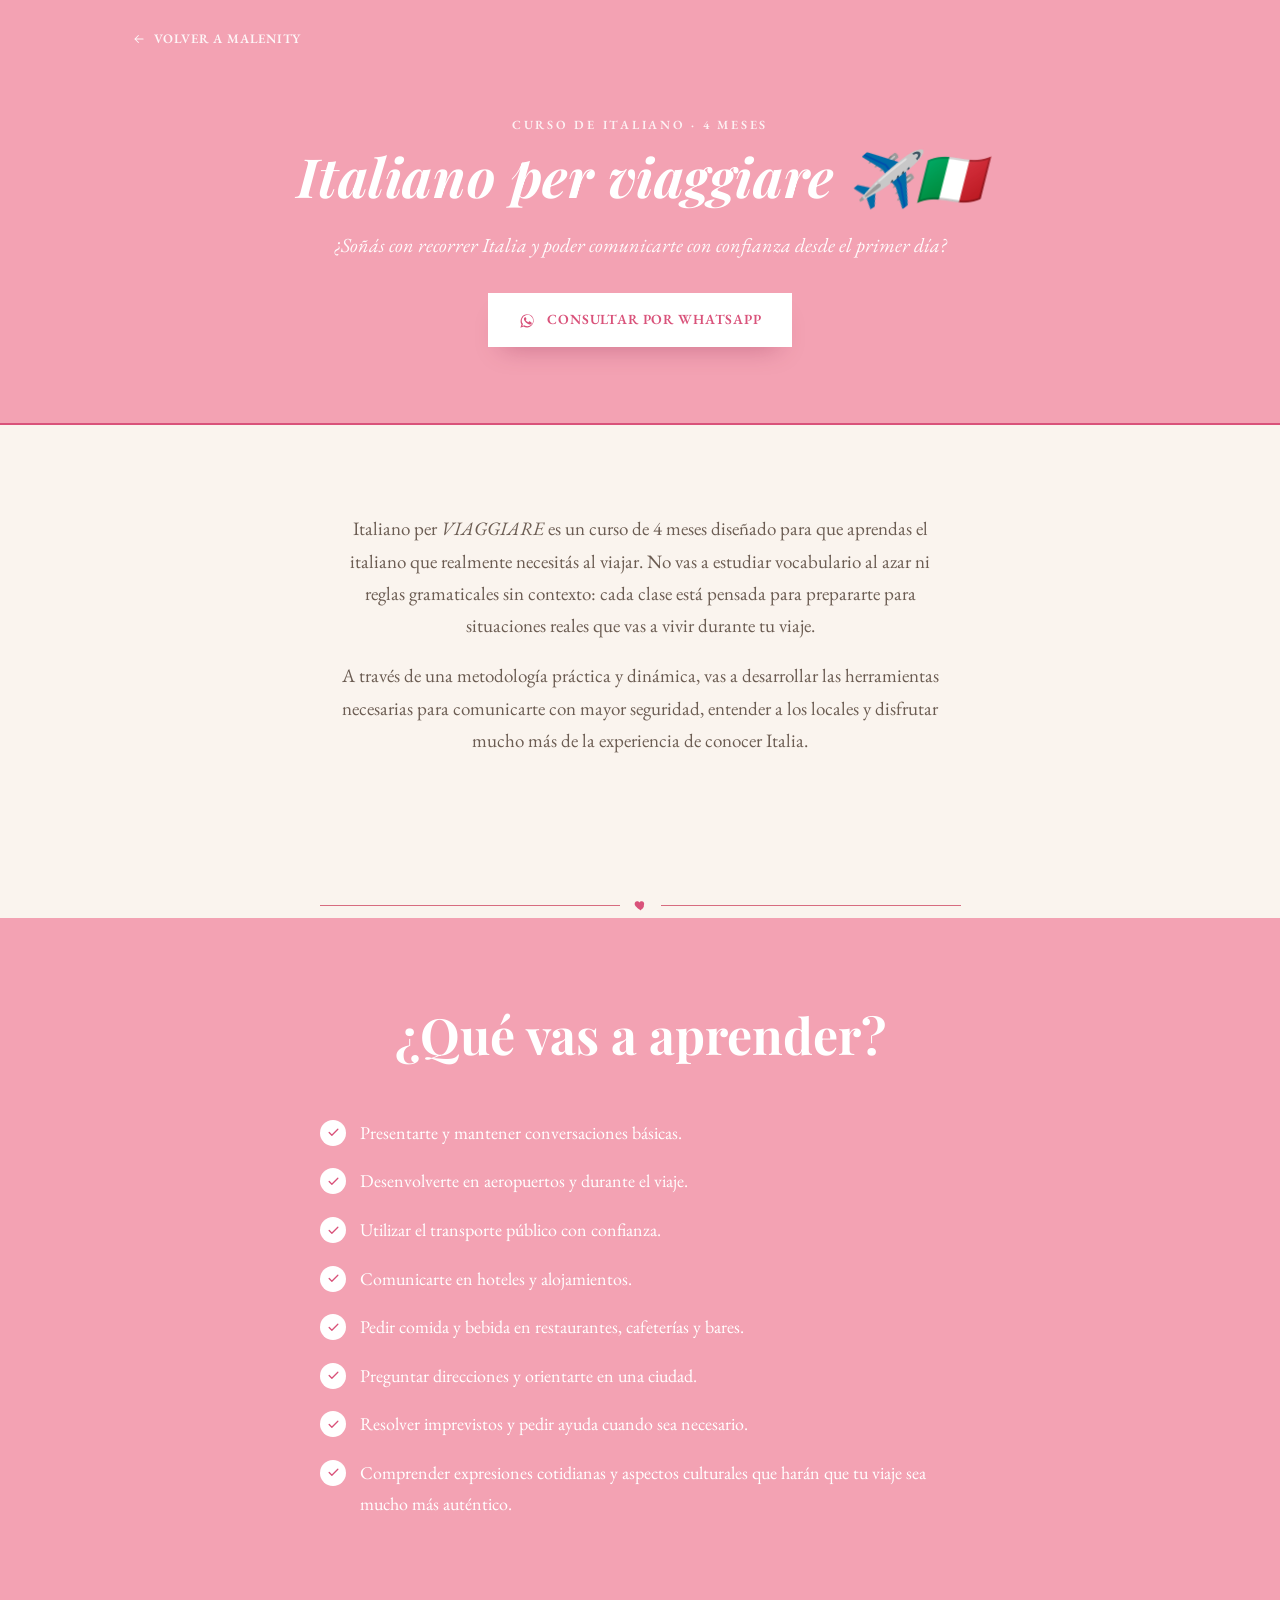
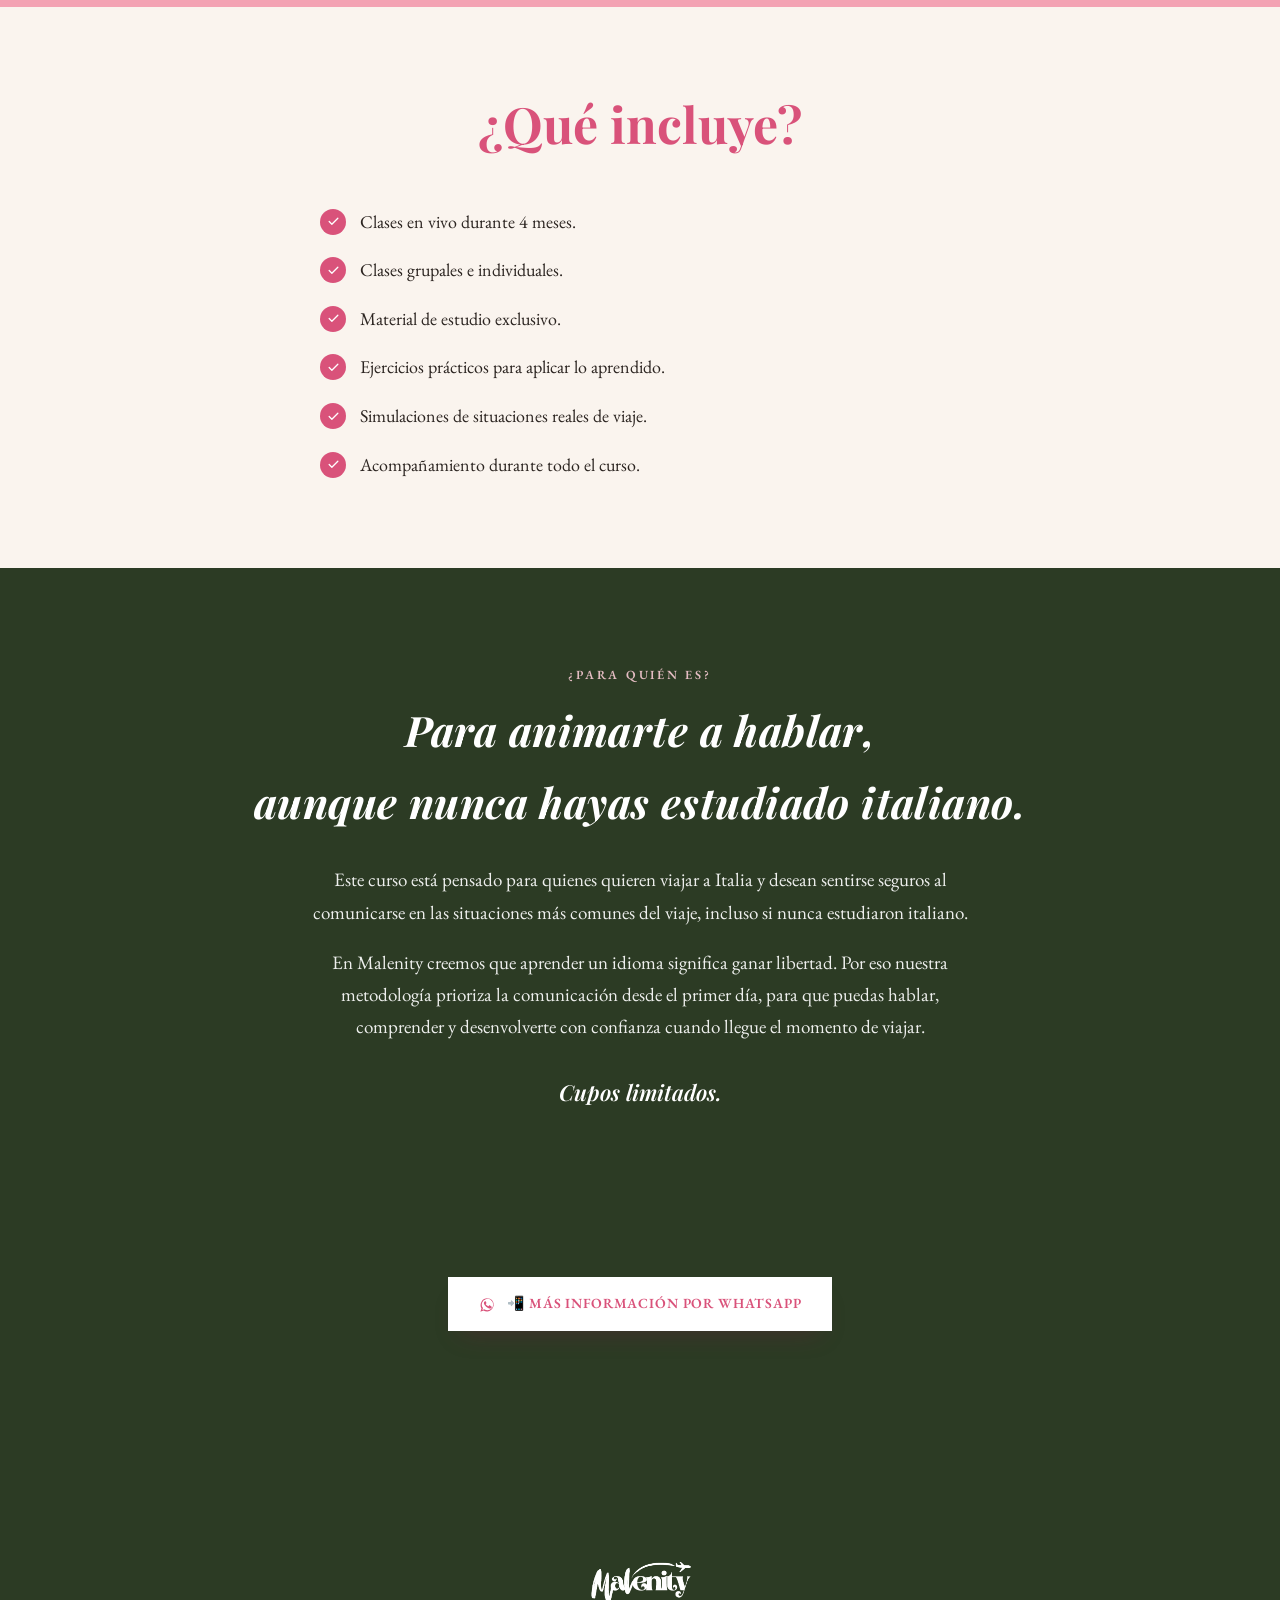
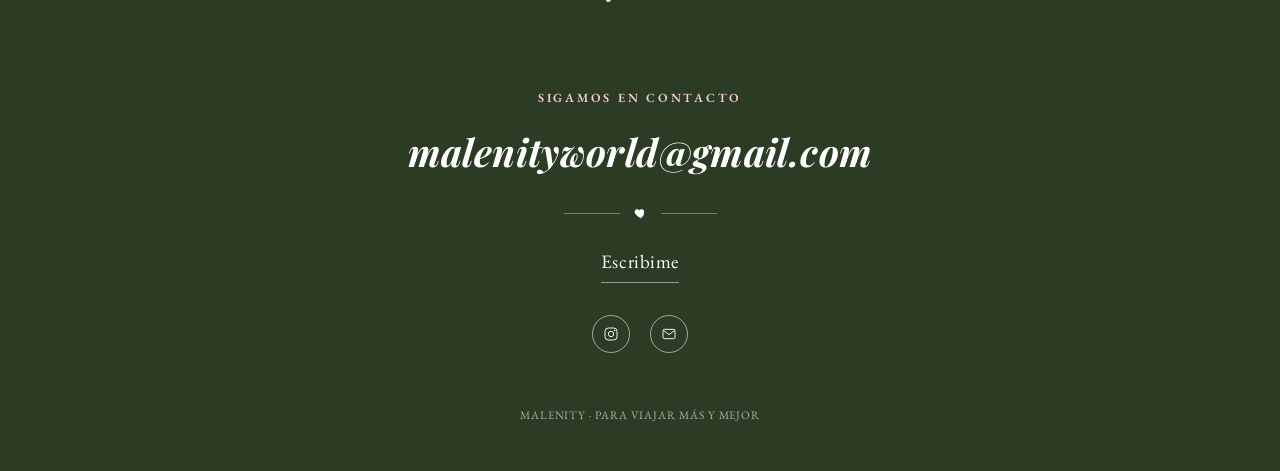
<file: italiano-per-viaggiare.html>
<!DOCTYPE html>
<html lang="es">
<head>
<meta charset="UTF-8">
<meta name="viewport" content="width=device-width, initial-scale=1.0">
<title>Italiano per Viaggiare — Curso de italiano para viajar | Malenity</title>
<link rel="preconnect" href="https://fonts.googleapis.com">
<link rel="preconnect" href="https://fonts.gstatic.com" crossorigin>
<link href="https://fonts.googleapis.com/css2?family=Playfair+Display:ital,wght@0,400;0,500;0,600;0,700;1,400;1,500&family=EB+Garamond:ital,wght@0,400;0,500;0,600;1,400&display=swap" rel="stylesheet">
<style>
  :root{
    --cream:#FAF4EE;
    --cream-deep:#F5EEE6;
    --blush:#F3A2B3;
    --blush-soft:#F8CBD4;
    --rose:#D9527A;
    --rose-line:#D76C80;
    --forest:#2C3B24;
    --forest-soft:#4A5C3E;
    --ink:#2B2420;
    --ink-soft:#6b5c52;
    --gold:#C9A876;
    --line: rgba(217,82,122,0.32);
  }

  *{margin:0;padding:0;box-sizing:border-box;}
  html{scroll-behavior:smooth;}

  body{
    font-family:'EB Garamond', Georgia, 'Times New Roman', serif;
    color:var(--ink);
    background:var(--cream);
    -webkit-font-smoothing:antialiased;
    font-size:19px;
    line-height:1.7;
  }

  h1,h2,h3, .display{
    font-family:'Playfair Display', 'Times New Roman', serif;
    letter-spacing:0.01em;
  }

  /* type hierarchy: eyebrow (label, rose) > h1 (hero) > h2 (section, forest) > sub (rose italic) > h3 (card, forest) > body */
  .eyebrow{
    font-family:'EB Garamond', serif;
    font-weight:600;
    letter-spacing:0.22em;
    text-transform:uppercase;
    font-size:12.5px;
    color:var(--rose);
  }

  h2{ font-weight:700; font-style:normal; color:var(--forest); }
  h3{ font-weight:600; font-style:normal; color:var(--forest); }

  a{color:inherit;text-decoration:none;}
  img{display:block;max-width:100%;}
  button{font-family:inherit;cursor:pointer;}

  .wrap{ max-width:1080px; margin:0 auto; padding:0 32px; }

  /* ---------- HEART / STRAIGHT DIVIDER ---------- */
  .heart-rule{
    display:flex;
    align-items:center;
    justify-content:center;
    gap:14px;
  }
  .heart-rule .ln{ width:56px; height:1px; background:var(--rose-line); }
  .heart-rule svg{ width:13px; height:13px; }

  .divider{
    width:100%;
    display:flex;
    justify-content:center;
    padding:54px 0 6px;
  }
  .divider .heart-rule .ln{ width:min(300px, 34vw); }

  /* ---------- HERO ---------- */
  header.hero{
    background: var(--blush);
    position:relative;
    overflow:hidden;
  }

  nav.topnav{
    display:flex;
    justify-content:space-between;
    align-items:center;
    max-width:1080px;
    margin:0 auto;
    padding:28px 32px 0;
  }
  nav.topnav .brand-mark{ height:32px; }
  nav.topnav ul{ list-style:none; display:flex; gap:34px; }
  nav.topnav ul li a{
    font-size:14px;
    letter-spacing:0.08em;
    text-transform:uppercase;
    color:#fff;
    padding-bottom:4px;
    border-bottom:1px solid transparent;
    transition:border-color .25s ease, opacity .25s ease;
    opacity:.92;
  }
  nav.topnav ul li a:hover{border-color:#fff; opacity:1;}

  .hero-inner{
    max-width:1080px;
    margin:0 auto;
    padding:64px 32px 86px;
    display:grid;
    grid-template-columns:1.1fr 1fr;
    align-items:center;
    gap:24px;
    position:relative;
  }
  .hero-logo img{ width:100%; max-width:420px; }
  .hero-copy{ text-align:right; }
  .hero-copy .eyebrow{ color:#fff; opacity:.85; }
  .hero-copy h1{
    font-size:clamp(40px, 5.4vw, 58px);
    color:#fff;
    line-height:1.14;
    font-style:italic;
    font-weight:600;
    margin-top:8px;
  }
  .hero-copy .heart-rule{ justify-content:flex-end; margin-top:20px; }
  .hero-copy .heart-rule .ln{ background:rgba(255,255,255,0.75); }
  .hero-copy p{
    margin-top:18px;
    color:rgba(255,255,255,0.95);
    font-size:18px;
    max-width:380px;
    margin-left:auto;
  }

  .hero-edge{ height:2px; width:100%; background:var(--rose); }

  /* ---------- QUICK NAV — pink stamp badges ---------- */
  section.quicknav{ padding:70px 0 24px; }
  .quicknav .wrap{
    display:grid;
    grid-template-columns:repeat(4,1fr);
    gap:30px;
  }
  .qn-item{ text-align:center; display:flex; flex-direction:column; align-items:center; gap:16px; }
  .qn-item a{ display:flex; flex-direction:column; align-items:center; gap:16px; }
  .qn-badge{
    width:112px; height:112px; border-radius:50%;
    overflow:hidden;
    position:relative;
    box-shadow:0 6px 16px -8px rgba(44,59,36,0.35);
    transition:transform .3s ease, box-shadow .3s ease;
  }
  .qn-badge img{
    position:absolute; top:50%; left:50%;
    width:118%; height:118%;
    object-fit:cover;
    transform:translate(-50%,-50%);
  }
  .qn-item:hover .qn-badge{
    transform:translateY(-4px);
    box-shadow:0 16px 28px -16px rgba(217,82,122,0.55);
  }
  .qn-label{ font-size:14.5px; font-weight:600; letter-spacing:0.04em; text-transform:uppercase; color:var(--forest); line-height:1.3; }

  /* ---------- QUIEN ES ---------- */
  section.quien{ padding:34px 0 90px; }
  .quien .wrap{
    display:grid;
    grid-template-columns:1fr 0.85fr;
    gap:56px;
    align-items:center;
  }
  .quien h2{ font-size:clamp(30px,4vw,42px); font-style:italic; margin:10px 0 22px; }
  .quien p{ color:var(--ink-soft); font-size:19px; max-width:480px; }

  .quote-card{
    position:relative;
    background:var(--cream-deep);
    border:1px solid var(--line);
    border-radius:2px;
    padding:40px 36px;
  }
  .quote-card::before, .quote-card::after{
    content:"";
    position:absolute;
    width:22px; height:22px;
    border:1px solid var(--rose);
  }
  .quote-card::before{ top:10px; left:10px; border-right:none; border-bottom:none; }
  .quote-card::after{ bottom:10px; right:10px; border-left:none; border-top:none; }
  .quote-card .heart-rule{ margin-bottom:18px; }
  .quote-card span{
    display:block;
    font-family:'Playfair Display',serif;
    font-style:italic;
    color:var(--forest);
    font-size:21px;
    line-height:1.55;
    text-align:center;
  }

  /* ---------- SECTION GENERIC ---------- */
  .section{ padding:88px 0; }
  .section.alt{ background:var(--cream-deep); }
  .section-blush{ background:var(--blush); }
  .eyebrow-on-blush{ color:#fff; opacity:.92; }
  .section-blush .desc{ color:var(--forest-soft); }

  .book-cover{
    width:100%;
    max-width:210px;
    display:flex; align-items:flex-end; justify-content:center;
    transition:transform .3s ease;
  }
  .book-cover img{
    width:100%;
    height:auto;
    display:block;
    filter:drop-shadow(0 18px 22px rgba(44,59,36,0.28));
  }
  .card:hover .book-cover{ transform:translateY(-4px); }
  .section-head{ text-align:center; max-width:620px; margin:0 auto 54px; }
  .section-head h2{ font-size:clamp(30px,4vw,42px); margin-top:10px; }
  .section-head p.sub{
    margin-top:14px; color:var(--rose); font-style:italic; font-weight:600;
    font-size:18px; letter-spacing:0.02em;
  }

  /* big rose section title — replaces the old small-caps kicker as the main heading */
  .section-title{
    font-family:'Playfair Display', serif;
    font-weight:700;
    font-style:normal;
    color:var(--rose);
    font-size:clamp(34px, 5vw, 50px);
    line-height:1.15;
  }
  .section-title-on-blush{ color:#fff; }
  .section-desc{
    margin-top:16px;
    color:var(--forest-soft);
    font-style:italic;
    font-weight:500;
    font-size:19px;
  }
  .section-lang{
    margin-top:10px;
    font-family:'Playfair Display', serif;
    font-style:italic;
    font-weight:500;
    color:var(--forest);
    font-size:clamp(20px,2.6vw,26px);
  }
  .format-tags{
    list-style:none;
    display:flex; flex-wrap:wrap; justify-content:center;
    gap:10px 28px;
    margin-top:22px;
  }
  .format-tags li{
    position:relative;
    font-size:14px; font-weight:600; letter-spacing:0.03em;
    color:var(--ink-soft);
  }
  .format-tags li::after{
    content:"·"; position:absolute; right:-17px; top:0; color:var(--rose);
  }
  .format-tags li:last-child::after{ content:""; }

  .product-row-single{ grid-template-columns:1fr; max-width:280px; }

  /* ---------- CARD GRID ---------- */
  .card-grid{ display:grid; gap:44px; }
  .card-grid.cols-2{ grid-template-columns:repeat(2,1fr); max-width:640px; margin:0 auto; }
  .card-grid.cols-3{ grid-template-columns:repeat(3,1fr); }

  .card{ text-align:center; display:flex; flex-direction:column; align-items:center; gap:16px; }

  .lang-card{
    width:100%;
    max-width:210px;
    aspect-ratio:1/1;
    overflow:hidden;
    border-radius:3px;
    box-shadow:0 18px 30px -16px rgba(44,59,36,0.35);
    transition:transform .3s ease, box-shadow .3s ease;
  }
  .lang-card img{ width:100%; height:100%; object-fit:cover; display:block; }
  .card:hover .lang-card{ transform:translateY(-4px); box-shadow:0 22px 34px -16px rgba(44,59,36,0.42); }

  .photo-frame{
    width:100%;
    aspect-ratio:3/4;
    max-width:210px;
    background:#fff;
    border:1px solid var(--line);
    display:flex; align-items:center; justify-content:center; flex-direction:column; gap:10px;
    color:var(--blush);
    position:relative;
    overflow:hidden;
    transition:transform .3s ease, box-shadow .3s ease;
  }
  .photo-frame img{
    position:absolute; inset:0;
    width:100%; height:100%;
    object-fit:cover;
  }
  .photo-frame::before, .photo-frame::after{
    content:""; position:absolute; width:16px; height:16px; border:1px solid var(--rose); z-index:2;
  }
  .photo-frame::before{ top:8px; left:8px; border-right:none; border-bottom:none; }
  .photo-frame::after{ bottom:8px; right:8px; border-left:none; border-top:none; }
  .card:hover .photo-frame{ transform:translateY(-4px); box-shadow:0 18px 30px -18px rgba(44,59,36,0.28); }
  .photo-frame svg{ width:30px; height:30px; stroke:var(--blush); }
  .photo-frame small{
    font-weight:600; font-size:10.5px; letter-spacing:0.08em; text-transform:uppercase; color:var(--blush);
  }

  /* circular badge variant, used for products */
  .photo-circle{
    width:170px; height:170px; border-radius:50%;
    background:#fff; border:1px solid var(--line);
    display:flex; align-items:center; justify-content:center; flex-direction:column; gap:8px;
    color:var(--blush);
    transition:transform .3s ease, box-shadow .3s ease;
  }
  .card:hover .photo-circle{ transform:translateY(-4px); box-shadow:0 18px 30px -18px rgba(44,59,36,0.28); }
  .photo-circle svg{ width:30px; height:30px; stroke:var(--blush); }
  .photo-circle small{ font-weight:600; font-size:10.5px; letter-spacing:0.08em; text-transform:uppercase; color:var(--blush); }

  /* crossfading product photo (hover on desktop / auto-swap on mobile) */
  .swap-photo{
    background:var(--cream-deep);
    border:1px solid var(--line);
    overflow:hidden;
    position:relative;
    cursor:pointer;
  }
  .swap-photo .swap-img{
    position:absolute; inset:0;
    width:100%; height:100%;
    object-fit:contain;
    padding:22px;
    box-sizing:border-box;
    opacity:0;
    transition:opacity .7s ease;
  }
  .swap-photo .swap-img.img-a{ opacity:1; }
  .swap-photo:hover .swap-img.img-a{ opacity:0; }
  .swap-photo:hover .swap-img.img-b{ opacity:1; }
  .swap-photo.show-b .swap-img.img-a{ opacity:0; }
  .swap-photo.show-b .swap-img.img-b{ opacity:1; }

  .card h3{ font-size:22px; margin-top:4px; }
  .card p.desc{ color:var(--ink-soft); font-size:16px; max-width:230px; }

  .btn-ghost{
    margin-top:2px; display:inline-block;
    font-size:12.5px; font-weight:600; letter-spacing:0.12em; text-transform:uppercase;
    color:#fff; background:var(--rose); padding:10px 22px;
    transition:opacity .25s ease, transform .2s ease;
  }
  .btn-ghost:hover{ opacity:.88; transform:translateY(-2px); }

  .product-row{
    display:grid; grid-template-columns:repeat(2,1fr);
    gap:60px; max-width:760px; margin:0 auto;
  }

  /* ---------- MINDSET ---------- */
  section.mindset{ padding:104px 0; text-align:center; background:var(--blush-soft); }
  section.mindset .wrap{ max-width:700px; }
  section.mindset h2{ font-size:clamp(34px,5vw,50px); font-style:italic; margin:14px 0 26px; }
  section.mindset p{ font-size:20px; color:var(--forest-soft); line-height:1.85; }
  .mindset-rule{ margin-top:32px; }

  /* ---------- CONTACT / FOOTER ---------- */
  footer.contact{
    background:var(--forest);
    padding:86px 0 46px;
    text-align:center;
    position:relative;
  }
  footer.contact .foot-logo{ width:150px; margin:0 auto 24px; }
  footer.contact .eyebrow{ color:var(--blush-soft); }
  footer.contact h2{ font-size:clamp(28px,4vw,38px); color:#fff; font-style:italic; margin:12px 0 6px; }
  footer.contact .heart-rule{ margin:22px 0; }
  footer.contact .heart-rule .ln{ background:rgba(255,255,255,0.35); }
  footer.contact a.mail{
    display:inline-block; margin-top:4px; font-size:19px; letter-spacing:0.03em; color:#fff;
    border-bottom:1px solid rgba(255,255,255,0.5); padding-bottom:4px;
  }
  .social-row{ margin-top:32px; display:flex; justify-content:center; gap:20px; }
  .social-row a{
    width:38px; height:38px; border-radius:50%; border:1px solid rgba(255,255,255,0.55);
    display:flex; align-items:center; justify-content:center; transition:background .25s ease;
  }
  .social-row a:hover{ background:rgba(255,255,255,0.14); }
  .social-row svg{ width:16px; height:16px; stroke:#fff; }
  .copyright{ margin-top:52px; font-size:11.5px; letter-spacing:0.08em; color:rgba(255,255,255,0.6); text-transform:uppercase; }

  /* ---------- reveal ---------- */
  .reveal{ opacity:0; transform:translateY(20px); transition:opacity .8s ease, transform .8s ease; }
  .reveal.is-visible{ opacity:1; transform:translateY(0); }
  @media (prefers-reduced-motion: reduce){ .reveal{opacity:1; transform:none; transition:none;} html{scroll-behavior:auto;} }

  /* ---------- responsive ---------- */
  @media (max-width:860px){
    nav.topnav ul{ display:none; }
    .hero-inner{ grid-template-columns:1fr; text-align:center; }
    .hero-copy{ text-align:center; }
    .hero-copy .heart-rule{ justify-content:center; }
    .hero-copy p{ margin:18px auto 0; }
    .quicknav .wrap{ grid-template-columns:repeat(2,1fr); row-gap:34px; }
    .quien .wrap{ grid-template-columns:1fr; gap:32px; }
    .card-grid.cols-3{ grid-template-columns:1fr; max-width:280px; margin:0 auto; }
    .card-grid.cols-2{ grid-template-columns:1fr; max-width:260px; }
    .product-row{ grid-template-columns:1fr; max-width:280px; }
  }


  /* ---------- course page additions ---------- */
  .back-link{
    display:inline-flex; align-items:center; gap:8px;
    font-size:13px; letter-spacing:0.06em; text-transform:uppercase; font-weight:600;
    color:#fff; opacity:.9;
  }
  .back-link:hover{ opacity:1; }
  .back-link svg{ width:14px; height:14px; stroke:#fff; }

  .course-hero{ padding:64px 0 76px; text-align:center; }
  .course-hero .wrap{ max-width:760px; }
  .course-hero .eyebrow{ color:#fff; opacity:.85; }
  .course-hero h1{
    font-size:clamp(36px,5.4vw,54px);
    color:#fff; font-style:italic; font-weight:700; line-height:1.15;
    margin-top:10px;
  }
  .course-hero .lead{
    margin-top:22px; color:rgba(255,255,255,0.95); font-size:20px; font-style:italic; line-height:1.6;
  }
  .course-hero .cta-row{ margin-top:32px; }

  .cta-button{
    display:inline-flex; align-items:center; gap:10px;
    background:var(--forest); color:#fff;
    font-size:14px; font-weight:600; letter-spacing:0.06em; text-transform:uppercase;
    padding:15px 30px;
    box-shadow:0 14px 26px -14px rgba(44,59,36,0.55);
    transition:transform .2s ease, box-shadow .2s ease, background .2s ease;
  }
  .cta-button:hover{ transform:translateY(-2px); background:#233019; box-shadow:0 18px 30px -14px rgba(44,59,36,0.6); }
  .cta-button svg{ width:19px; height:19px; fill:#fff; }
  .cta-button.on-blush{ background:#fff; color:var(--rose); box-shadow:0 14px 26px -14px rgba(122,20,64,0.35); }
  .cta-button.on-blush svg{ fill:var(--rose); }
  .cta-button.on-blush:hover{ background:var(--cream); }

  .intro-copy{ max-width:680px; margin:0 auto; text-align:center; }
  .intro-copy p{ color:var(--ink-soft); font-size:19px; margin-top:18px; }
  .intro-copy p:first-child{ margin-top:0; }

  .check-list{
    list-style:none;
    max-width:640px;
    margin:0 auto;
    display:flex; flex-direction:column; gap:18px;
  }
  .check-list li{
    display:flex; align-items:flex-start; gap:14px;
    font-size:18px; color:var(--ink);
    text-align:left;
  }
  .check-list .tick{
    flex:none;
    width:26px; height:26px; border-radius:50%;
    background:var(--rose);
    display:flex; align-items:center; justify-content:center;
    margin-top:2px;
  }
  .check-list .tick svg{ width:13px; height:13px; stroke:#fff; }
  .check-list.on-blush li{ color:#fff; }
  .check-list.on-blush .tick{ background:#fff; }
  .check-list.on-blush .tick svg{ stroke:var(--rose); }

  .who-copy{ max-width:680px; margin:0 auto; text-align:center; }
  .who-copy p{ color:rgba(255,255,255,0.92); font-size:19px; margin-top:18px; }
  .who-copy p:first-child{ margin-top:0; }
  .quota-line{
    margin-top:30px;
    font-family:'Playfair Display', serif; font-style:italic; font-weight:600;
    color:#fff; font-size:22px;
  }

  section.who{ background:var(--forest); text-align:center; padding:96px 0; }
  section.who .eyebrow{ color:var(--blush-soft); opacity:.9; }
  section.who h2{ color:#fff; font-size:clamp(30px,4vw,42px); font-style:italic; margin-top:10px; margin-bottom:26px; }

  section.final-cta{ text-align:center; padding:70px 0 96px; background:var(--forest); }

  @media (max-width:600px){
    .course-hero{ padding:52px 0 60px; }
  }
</style>
</head>
<body>

<header class="hero" style="padding-bottom:0;">
  <nav class="topnav">
    <a class="back-link" href="index.html">
      <svg viewBox="0 0 24 24" fill="none" stroke-width="1.8" stroke-linecap="round" stroke-linejoin="round"><path d="M19 12H5M11 6l-6 6 6 6"/></svg>
      Volver a Malenity
    </a>
  </nav>

  <div class="course-hero">
    <div class="wrap">
      <p class="eyebrow">Curso de italiano · 4 meses</p>
      <h1>Italiano per viaggiare ✈️🇮🇹</h1>
      <p class="lead">¿Soñás con recorrer Italia y poder comunicarte con confianza desde el primer día?</p>
      <div class="cta-row">
        <a class="cta-button on-blush" href="https://wa.me/message/UZN4WX5ZF2EFH1" target="_blank" rel="noopener">
          <svg viewBox="0 0 24 24"><path d="M17.6 6.3A8.8 8.8 0 0 0 12 4a8.8 8.8 0 0 0-7.6 13.2L3 21l3.9-1.4A8.8 8.8 0 0 0 12 20.8 8.8 8.8 0 0 0 17.6 6.3ZM12 19.2a7.2 7.2 0 0 1-3.7-1l-.3-.2-2.5.9.8-2.4-.2-.3A7.2 7.2 0 1 1 19.2 12 7.2 7.2 0 0 1 12 19.2Zm4-5.4c-.2-.1-1.3-.6-1.5-.7s-.4-.1-.5.1-.6.7-.7.9-.3.2-.5.1a5.9 5.9 0 0 1-1.7-1.1 6.5 6.5 0 0 1-1.2-1.5c-.1-.2 0-.4.1-.5l.4-.4.2-.4a.4.4 0 0 0 0-.4c-.1-.1-.5-1.3-.7-1.7s-.4-.4-.5-.4h-.5a.9.9 0 0 0-.6.3 2.8 2.8 0 0 0-.9 2.1 4.9 4.9 0 0 0 1 2.5 11.2 11.2 0 0 0 4.3 3.8c.6.2 1 .4 1.4.5a3.2 3.2 0 0 0 1.5.1 2.5 2.5 0 0 0 1.6-1.1 2 2 0 0 0 .1-1.1c-.1-.1-.2-.2-.5-.3Z"/></svg>
          Consultar por WhatsApp
        </a>
      </div>
    </div>
  </div>

  <div class="hero-edge"></div>
</header>

<section class="section reveal">
  <div class="wrap intro-copy">
    <p>Italiano per <em>VIAGGIARE</em> es un curso de 4 meses diseñado para que aprendas el italiano que realmente necesitás al viajar. No vas a estudiar vocabulario al azar ni reglas gramaticales sin contexto: cada clase está pensada para prepararte para situaciones reales que vas a vivir durante tu viaje.</p>
    <p>A través de una metodología práctica y dinámica, vas a desarrollar las herramientas necesarias para comunicarte con mayor seguridad, entender a los locales y disfrutar mucho más de la experiencia de conocer Italia.</p>
  </div>
</section>

<div class="divider" aria-hidden="true">
  <div class="heart-rule">
    <span class="ln"></span>
    <svg viewBox="0 0 24 24" fill="#D9527A"><path d="M12 21s-7.5-4.7-10.2-9.3C.3 8.6 1.6 5 5.1 4.2c2-.4 3.9.5 4.9 2.3.9-1.8 2.9-2.7 4.9-2.3 3.5.8 4.8 4.4 3.3 7.5C19.5 16.3 12 21 12 21Z"/></svg>
    <span class="ln"></span>
  </div>
</div>

<section class="section section-blush reveal">
  <div class="wrap">
    <div class="section-head">
      <p class="section-title section-title-on-blush">¿Qué vas a aprender?</p>
    </div>
    <ul class="check-list on-blush">
      <li><span class="tick"><svg viewBox="0 0 24 24" fill="none" stroke-linecap="round" stroke-linejoin="round" stroke-width="2.4"><path d="M20 6 9 17l-5-5"/></svg></span>Presentarte y mantener conversaciones básicas.</li>
      <li><span class="tick"><svg viewBox="0 0 24 24" fill="none" stroke-linecap="round" stroke-linejoin="round" stroke-width="2.4"><path d="M20 6 9 17l-5-5"/></svg></span>Desenvolverte en aeropuertos y durante el viaje.</li>
      <li><span class="tick"><svg viewBox="0 0 24 24" fill="none" stroke-linecap="round" stroke-linejoin="round" stroke-width="2.4"><path d="M20 6 9 17l-5-5"/></svg></span>Utilizar el transporte público con confianza.</li>
      <li><span class="tick"><svg viewBox="0 0 24 24" fill="none" stroke-linecap="round" stroke-linejoin="round" stroke-width="2.4"><path d="M20 6 9 17l-5-5"/></svg></span>Comunicarte en hoteles y alojamientos.</li>
      <li><span class="tick"><svg viewBox="0 0 24 24" fill="none" stroke-linecap="round" stroke-linejoin="round" stroke-width="2.4"><path d="M20 6 9 17l-5-5"/></svg></span>Pedir comida y bebida en restaurantes, cafeterías y bares.</li>
      <li><span class="tick"><svg viewBox="0 0 24 24" fill="none" stroke-linecap="round" stroke-linejoin="round" stroke-width="2.4"><path d="M20 6 9 17l-5-5"/></svg></span>Preguntar direcciones y orientarte en una ciudad.</li>
      <li><span class="tick"><svg viewBox="0 0 24 24" fill="none" stroke-linecap="round" stroke-linejoin="round" stroke-width="2.4"><path d="M20 6 9 17l-5-5"/></svg></span>Resolver imprevistos y pedir ayuda cuando sea necesario.</li>
      <li><span class="tick"><svg viewBox="0 0 24 24" fill="none" stroke-linecap="round" stroke-linejoin="round" stroke-width="2.4"><path d="M20 6 9 17l-5-5"/></svg></span>Comprender expresiones cotidianas y aspectos culturales que harán que tu viaje sea mucho más auténtico.</li>
    </ul>
  </div>
</section>

<section class="section reveal">
  <div class="wrap">
    <div class="section-head">
      <p class="section-title">¿Qué incluye?</p>
    </div>
    <ul class="check-list">
      <li><span class="tick"><svg viewBox="0 0 24 24" fill="none" stroke-linecap="round" stroke-linejoin="round" stroke-width="2.4"><path d="M20 6 9 17l-5-5"/></svg></span>Clases en vivo durante 4 meses.</li>
      <li><span class="tick"><svg viewBox="0 0 24 24" fill="none" stroke-linecap="round" stroke-linejoin="round" stroke-width="2.4"><path d="M20 6 9 17l-5-5"/></svg></span>Clases grupales e individuales.</li>
      <li><span class="tick"><svg viewBox="0 0 24 24" fill="none" stroke-linecap="round" stroke-linejoin="round" stroke-width="2.4"><path d="M20 6 9 17l-5-5"/></svg></span>Material de estudio exclusivo.</li>
      <li><span class="tick"><svg viewBox="0 0 24 24" fill="none" stroke-linecap="round" stroke-linejoin="round" stroke-width="2.4"><path d="M20 6 9 17l-5-5"/></svg></span>Ejercicios prácticos para aplicar lo aprendido.</li>
      <li><span class="tick"><svg viewBox="0 0 24 24" fill="none" stroke-linecap="round" stroke-linejoin="round" stroke-width="2.4"><path d="M20 6 9 17l-5-5"/></svg></span>Simulaciones de situaciones reales de viaje.</li>
      <li><span class="tick"><svg viewBox="0 0 24 24" fill="none" stroke-linecap="round" stroke-linejoin="round" stroke-width="2.4"><path d="M20 6 9 17l-5-5"/></svg></span>Acompañamiento durante todo el curso.</li>
    </ul>
  </div>
</section>

<section class="who reveal">
  <div class="wrap">
    <p class="eyebrow">¿Para quién es?</p>
    <h2>Para animarte a hablar,<br>aunque nunca hayas estudiado italiano.</h2>
    <div class="who-copy">
      <p>Este curso está pensado para quienes quieren viajar a Italia y desean sentirse seguros al comunicarse en las situaciones más comunes del viaje, incluso si nunca estudiaron italiano.</p>
      <p>En Malenity creemos que aprender un idioma significa ganar libertad. Por eso nuestra metodología prioriza la comunicación desde el primer día, para que puedas hablar, comprender y desenvolverte con confianza cuando llegue el momento de viajar.</p>
    </div>
    <p class="quota-line">Cupos limitados.</p>
  </div>
</section>

<section class="final-cta">
  <div class="wrap">
    <a class="cta-button on-blush" href="https://wa.me/message/UZN4WX5ZF2EFH1" target="_blank" rel="noopener">
      <svg viewBox="0 0 24 24"><path d="M17.6 6.3A8.8 8.8 0 0 0 12 4a8.8 8.8 0 0 0-7.6 13.2L3 21l3.9-1.4A8.8 8.8 0 0 0 12 20.8 8.8 8.8 0 0 0 17.6 6.3ZM12 19.2a7.2 7.2 0 0 1-3.7-1l-.3-.2-2.5.9.8-2.4-.2-.3A7.2 7.2 0 1 1 19.2 12 7.2 7.2 0 0 1 12 19.2Zm4-5.4c-.2-.1-1.3-.6-1.5-.7s-.4-.1-.5.1-.6.7-.7.9-.3.2-.5.1a5.9 5.9 0 0 1-1.7-1.1 6.5 6.5 0 0 1-1.2-1.5c-.1-.2 0-.4.1-.5l.4-.4.2-.4a.4.4 0 0 0 0-.4c-.1-.1-.5-1.3-.7-1.7s-.4-.4-.5-.4h-.5a.9.9 0 0 0-.6.3 2.8 2.8 0 0 0-.9 2.1 4.9 4.9 0 0 0 1 2.5 11.2 11.2 0 0 0 4.3 3.8c.6.2 1 .4 1.4.5a3.2 3.2 0 0 0 1.5.1 2.5 2.5 0 0 0 1.6-1.1 2 2 0 0 0 .1-1.1c-.1-.1-.2-.2-.5-.3Z"/></svg>
      📲 Más información por WhatsApp
    </a>
  </div>
</section>

<footer class="contact" id="contacto">
  <div class="wrap">
    <img class="foot-logo" src="[data-uri]" alt="Malenity">
    <p class="eyebrow">Sigamos en contacto</p>
    <h2>malenityworld@gmail.com</h2>
    <div class="heart-rule" aria-hidden="true">
      <span class="ln"></span>
      <svg viewBox="0 0 24 24" fill="#fff"><path d="M12 21s-7.5-4.7-10.2-9.3C.3 8.6 1.6 5 5.1 4.2c2-.4 3.9.5 4.9 2.3.9-1.8 2.9-2.7 4.9-2.3 3.5.8 4.8 4.4 3.3 7.5C19.5 16.3 12 21 12 21Z"/></svg>
      <span class="ln"></span>
    </div>
    <a class="mail" href="mailto:malenityworld@gmail.com">Escribime</a>
    <div class="social-row">
      <a href="#" aria-label="Instagram">
        <svg viewBox="0 0 24 24" fill="none" stroke-width="1.4"><rect x="3" y="3" width="18" height="18" rx="5"/><circle cx="12" cy="12" r="4"/><circle cx="17.5" cy="6.5" r="0.6" fill="#fff"/></svg>
      </a>
      <a href="mailto:malenityworld@gmail.com" aria-label="Email">
        <svg viewBox="0 0 24 24" fill="none" stroke-width="1.4"><rect x="3" y="5" width="18" height="14" rx="2"/><path d="m4 7 8 6 8-6"/></svg>
      </a>
    </div>
    <p class="copyright"><a href="index.html" style="color:inherit;">Malenity · Para viajar más y mejor</a></p>
  </div>
</footer>

<script>
  const revealEls = document.querySelectorAll('.reveal');
  const io = new IntersectionObserver((entries)=>{
    entries.forEach(e=>{
      if(e.isIntersecting){ e.target.classList.add('is-visible'); io.unobserve(e.target); }
    });
  }, {threshold:0.15});
  revealEls.forEach(el=>io.observe(el));
</script>

</body>
</html>
</file>
<file: os/styles.css>
:root{
  --bg:#FBF4E9; --panel:#FFFDF8; --panel-2:#F5EBDD; --ink:#2E211C; --muted:#7A6A5E;
  --accent:#B5423C; --accent-deep:#7A2B28; --accent-soft:#F6E1DC; --gold:#A9824E; --line:#E4D6C3;
  --ok:#3F7A4A; --ok-soft:#E1EFE2; --bad:#B5423C; --bad-soft:#F6E1DC; --warn:#9A6B12; --warn-soft:#F7ECD3;
  --shadow:0 1px 2px rgba(46,33,28,.06),0 6px 24px rgba(46,33,28,.06);
  --radius:12px;
  --display:'Playfair Display',Georgia,serif;
  --body:Inter,system-ui,-apple-system,'Segoe UI',sans-serif;
}
@media (prefers-color-scheme: dark){
  :root:not([data-theme="light"]){
    --bg:#1B1412; --panel:#241B18; --panel-2:#2E2320; --ink:#F3E9DF; --muted:#B3A294;
    --accent:#E0736A; --accent-deep:#F0A39B; --accent-soft:#3A2522; --gold:#CDA772; --line:#3D2F2A;
    --ok:#8CC79A; --ok-soft:#203326; --bad:#F08A84; --bad-soft:#3A2522; --warn:#E3B860; --warn-soft:#352A16;
    --shadow:0 1px 2px rgba(0,0,0,.3),0 6px 24px rgba(0,0,0,.25);
  }
}
:root[data-theme="dark"]{
  --bg:#1B1412; --panel:#241B18; --panel-2:#2E2320; --ink:#F3E9DF; --muted:#B3A294;
  --accent:#E0736A; --accent-deep:#F0A39B; --accent-soft:#3A2522; --gold:#CDA772; --line:#3D2F2A;
  --ok:#8CC79A; --ok-soft:#203326; --bad:#F08A84; --bad-soft:#3A2522; --warn:#E3B860; --warn-soft:#352A16;
  --shadow:0 1px 2px rgba(0,0,0,.3),0 6px 24px rgba(0,0,0,.25);
}
*,*::before,*::after{box-sizing:border-box}
html{-webkit-text-size-adjust:100%}
body{margin:0;background:var(--bg);color:var(--ink);font-family:var(--body);font-size:15px;line-height:1.5;min-height:100dvh}
button{font:inherit;color:inherit;cursor:pointer;background:none;border:0;padding:0}
input,textarea,select{font:inherit;color:inherit}
a{color:var(--accent-deep)}
h1,h2,h3{font-family:var(--display);font-weight:600;color:var(--accent-deep);margin:0;line-height:1.2}
h1{font-size:26px} h2{font-size:20px} h3{font-size:17px}
.muted{color:var(--muted)} .small{font-size:13px} .tiny{font-size:12px}
.cargando{display:grid;place-items:center;min-height:100dvh;color:var(--muted)}
.oculto{display:none!important}

/* ---------- Layout ---------- */
.layout{display:grid;grid-template-columns:240px minmax(0,1fr);min-height:100dvh}
.side{position:sticky;top:0;height:100dvh;background:var(--panel);border-right:1px solid var(--line);display:flex;flex-direction:column;padding:18px 12px;gap:4px;overflow-y:auto}
.marca{display:flex;align-items:center;gap:10px;padding:0 8px 16px}
.monograma{width:38px;height:38px;border-radius:50%;border:1.5px solid var(--gold);outline:1px solid var(--gold);outline-offset:2px;display:grid;place-items:center;font-family:var(--display);color:var(--accent-deep);font-size:18px;flex:none}
.marca b{font-family:var(--display);font-size:19px;color:var(--accent-deep);font-weight:600;display:block;line-height:1.1}
.marca small{font-size:11px;letter-spacing:.14em;text-transform:uppercase;color:var(--gold)}
.nav-item{display:flex;align-items:center;gap:10px;padding:9px 12px;border-radius:10px;color:var(--ink);text-decoration:none;font-weight:500;width:100%;text-align:left}
.nav-item:hover{background:var(--panel-2)}
.nav-item.activo{background:var(--accent);color:#fff}
.nav-item svg{width:18px;height:18px;flex:none}
.nav-sep{height:1px;background:var(--line);margin:8px 6px}
.side-pie{margin-top:auto;padding:12px 8px 0;border-top:1px solid var(--line);font-size:13px}
.side-pie .quien{font-weight:600}
.main{min-width:0;padding:0 28px 48px}
.contenido{max-width:1040px;margin:0 auto}

/* Visión siempre visible */
.vision-bar{position:sticky;top:0;z-index:5;background:var(--bg);border-bottom:1px solid var(--line);margin:0 -28px 20px;padding:10px 28px}
.vision-bar button{display:flex;gap:14px;align-items:baseline;width:100%;text-align:left;max-width:1040px;margin:0 auto;font-size:13px;color:var(--muted)}
.vision-bar .vb-tag{font-size:11px;letter-spacing:.12em;text-transform:uppercase;color:var(--gold);flex:none}
.vision-bar .vb-txt{overflow:hidden;text-overflow:ellipsis;white-space:nowrap;min-width:0;flex:1}
.vision-bar.abierta .vb-txt{white-space:normal}
.vision-bar b{color:var(--ink);font-weight:600}

.cabecera{display:flex;align-items:flex-end;justify-content:space-between;gap:12px;margin:8px 0 18px;flex-wrap:wrap}
.cabecera p{margin:4px 0 0}

/* ---------- Componentes ---------- */
.card{background:var(--panel);border:1px solid var(--line);border-radius:var(--radius);padding:16px;box-shadow:var(--shadow)}
.card + .card{margin-top:12px}
.grid > .card + .card{margin-top:0}
.grid{display:grid;gap:12px}
.g2{grid-template-columns:repeat(auto-fill,minmax(300px,1fr))}
.g3{grid-template-columns:repeat(auto-fill,minmax(220px,1fr))}
.seccion{margin:22px 0 10px;display:flex;align-items:center;justify-content:space-between;gap:10px}
.seccion h2{font-size:18px}
.btn{display:inline-flex;align-items:center;justify-content:center;gap:6px;padding:9px 14px;border-radius:10px;border:1px solid var(--line);background:var(--panel);font-weight:500;font-size:14px;min-height:40px;white-space:nowrap}
.btn:hover{background:var(--panel-2)}
.btn.pri{background:var(--accent);border-color:var(--accent);color:#fff}
.btn.pri:hover{background:var(--accent-deep);border-color:var(--accent-deep)}
:root[data-theme="dark"] .btn.pri:hover{color:#1B1412}
.btn.chico{padding:5px 10px;min-height:32px;font-size:13px}
.btn.ok{background:var(--ok-soft);border-color:transparent;color:var(--ok)}
.btn.bad{background:var(--bad-soft);border-color:transparent;color:var(--bad)}
.btn.sel-ok{background:var(--ok);border-color:var(--ok);color:#fff}
.btn.sel-bad{background:var(--bad);border-color:var(--bad);color:#fff}
.btn[disabled]{opacity:.5;cursor:not-allowed}
.link{color:var(--accent-deep);text-decoration:underline;font-size:13px}
.chip{display:inline-flex;align-items:center;gap:5px;font-size:12px;padding:2px 8px;border-radius:999px;background:var(--panel-2);color:var(--muted);white-space:nowrap;max-width:100%;overflow:hidden;text-overflow:ellipsis}
.chip .punto{width:8px;height:8px;border-radius:50%;flex:none}
.chip.auto{background:var(--warn-soft);color:var(--warn);font-weight:600}
.chip.roca{background:var(--accent-soft);color:var(--accent-deep)}
.chip.ok{background:var(--ok-soft);color:var(--ok)}
.chip.bad{background:var(--bad-soft);color:var(--bad)}
.chip.warn{background:var(--warn-soft);color:var(--warn)}
.aviso{border-radius:10px;padding:12px 14px;font-size:14px;background:var(--warn-soft);color:var(--ink);border:1px solid transparent;display:flex;gap:10px;align-items:flex-start;justify-content:space-between;flex-wrap:wrap}
.aviso.info{background:var(--panel-2)}
.aviso.bad{background:var(--bad-soft)}
.vacio{color:var(--muted);font-size:14px;padding:14px;text-align:center;border:1px dashed var(--line);border-radius:10px}
.filtros{display:flex;gap:8px;flex-wrap:wrap;margin-bottom:12px}
.filtros select{padding:7px 10px;border-radius:9px;border:1px solid var(--line);background:var(--panel);min-height:38px;max-width:100%}

/* Tareas */
.tarea{display:flex;gap:12px;align-items:flex-start;padding:11px 4px;border-bottom:1px solid var(--line)}
.tarea:last-child{border-bottom:0}
.check{width:24px;height:24px;border-radius:7px;border:2px solid var(--gold);flex:none;display:grid;place-items:center;margin-top:1px}
.check.si{background:var(--ok);border-color:var(--ok);color:#fff}
.check svg{width:14px;height:14px}
.tarea-cuerpo{min-width:0;flex:1}
.tarea-titulo{font-weight:500;overflow-wrap:anywhere}
.tarea.hecha .tarea-titulo{text-decoration:line-through;color:var(--muted)}
.tarea-meta{display:flex;gap:6px;flex-wrap:wrap;margin-top:5px;align-items:center}
.tarea-detalle{font-size:13px;color:var(--muted);margin-top:3px;white-space:pre-wrap;overflow-wrap:anywhere}
.tarea .editar{flex:none;color:var(--muted);padding:4px}
.grupo-titulo{font-size:12px;letter-spacing:.1em;text-transform:uppercase;color:var(--gold);margin:14px 0 2px;font-weight:600}

/* Rocas */
.roca h3{font-size:17px}
.roca .medida{font-size:14px;margin:6px 0}
.semaforo{display:flex;gap:5px;flex-wrap:wrap;margin:10px 0 4px}
.dot{width:22px;height:22px;border-radius:6px;background:var(--panel-2);border:1px solid var(--line);font-size:10px;display:grid;place-items:center;color:var(--muted)}
.dot.verde{background:var(--ok);border-color:var(--ok);color:#fff}
.dot.rojo{background:var(--bad);border-color:var(--bad);color:#fff}
.dot.actual{outline:2px solid var(--gold);outline-offset:1px}
.fila{display:flex;gap:8px;align-items:center;flex-wrap:wrap}
.entre{justify-content:space-between}
.barra{height:10px;background:var(--panel-2);border-radius:999px;overflow:hidden;border:1px solid var(--line)}
.barra > i{display:block;height:100%;background:var(--gold);border-radius:999px}
.barra.ok > i{background:var(--ok)}

/* Scorecard */
.tabla-wrap{overflow-x:auto;-webkit-overflow-scrolling:touch;border:1px solid var(--line);border-radius:var(--radius);background:var(--panel)}
table.score{border-collapse:separate;border-spacing:0;width:100%;font-size:14px}
table.score th,table.score td{padding:9px 10px;border-bottom:1px solid var(--line);text-align:right;white-space:nowrap}
table.score th{font-size:12px;color:var(--muted);font-weight:600;background:var(--panel-2)}
table.score .nom{text-align:left;white-space:normal;min-width:200px;position:sticky;left:0;background:var(--panel);z-index:1}
table.score th.nom{background:var(--panel-2)}
table.score tr:last-child td{border-bottom:0}
.celda{min-width:58px;border-radius:7px;padding:4px 6px;display:inline-block;font-variant-numeric:tabular-nums}
.celda.verde{background:var(--ok-soft);color:var(--ok);font-weight:600}
.celda.rojo{background:var(--bad-soft);color:var(--bad);font-weight:600}
.celda.vacia{color:var(--muted)}
button.celda:hover{outline:1px solid var(--gold)}
.fondo{display:flex;flex-direction:column;gap:8px}
.fondo .num{font-family:var(--display);font-size:24px;color:var(--accent-deep)}

/* Reset */
.pasos{display:flex;gap:6px;margin-bottom:16px;overflow-x:auto}
.paso{flex:1;min-width:110px;padding:10px;border-radius:10px;background:var(--panel);border:1px solid var(--line);font-size:13px;text-align:left}
.paso b{display:block;font-size:12px;color:var(--gold);letter-spacing:.08em;text-transform:uppercase}
.paso.activo{border-color:var(--accent);box-shadow:inset 0 0 0 1px var(--accent)}
.paso.listo b::after{content:" ✓";color:var(--ok)}
.input-num{width:110px;padding:8px 10px;border-radius:9px;border:1px solid var(--line);background:var(--bg);text-align:right}
.reset-fila{display:flex;justify-content:space-between;align-items:center;gap:10px;padding:12px 0;border-bottom:1px solid var(--line);flex-wrap:wrap}
.reset-fila:last-child{border-bottom:0}
.reset-fila .info{min-width:0;flex:1 1 220px}
.nota{width:100%;padding:8px 10px;border-radius:9px;border:1px solid var(--line);background:var(--bg);margin-top:8px}

/* Personas */
.persona .avatar{width:40px;height:40px;border-radius:50%;background:var(--accent-soft);color:var(--accent-deep);display:grid;place-items:center;font-family:var(--display);font-size:18px;flex:none}
.persona ul{margin:8px 0 0;padding-left:18px;font-size:14px}

/* Registro */
.log{font-size:14px;padding:9px 0;border-bottom:1px solid var(--line);display:flex;gap:10px}
.log time{color:var(--muted);font-size:12px;flex:none;width:96px}

/* Modal */
.modal-fondo{position:fixed;inset:0;background:rgba(30,20,16,.45);z-index:50;display:flex;align-items:flex-end;justify-content:center}
.modal{background:var(--panel);width:100%;max-width:560px;max-height:92dvh;overflow-y:auto;border-radius:18px 18px 0 0;padding:20px 18px calc(18px + env(safe-area-inset-bottom))}
.modal h2{margin-bottom:12px}
.campo{display:block;margin-bottom:12px}
.campo > span{display:block;font-size:12px;letter-spacing:.06em;text-transform:uppercase;color:var(--gold);margin-bottom:5px;font-weight:600}
.campo input:not([type=checkbox]),.campo textarea,.campo select{width:100%;padding:10px 12px;border-radius:10px;border:1px solid var(--line);background:var(--bg);min-height:42px}
.campo textarea{min-height:84px;resize:vertical}
.campo small{display:block;color:var(--muted);font-size:12px;margin-top:4px}
.campo.check-campo{display:flex;gap:10px;align-items:center}
.campo.check-campo > span{margin:0;text-transform:none;letter-spacing:0;font-size:14px;color:var(--ink);font-weight:500}
.campo input[type=checkbox]{width:20px;height:20px;accent-color:var(--accent)}
.modal-acciones{display:flex;gap:8px;justify-content:flex-end;margin-top:16px;flex-wrap:wrap}
.modal-acciones .izq{margin-right:auto}
@media (min-width:700px){.modal-fondo{align-items:center}.modal{border-radius:18px}}

#toast{position:fixed;left:50%;bottom:calc(84px + env(safe-area-inset-bottom));transform:translateX(-50%) translateY(20px);background:var(--ink);color:var(--bg);padding:10px 16px;border-radius:12px;font-size:14px;opacity:0;pointer-events:none;transition:.25s;z-index:60;max-width:calc(100% - 32px)}
#toast.ver{opacity:1;transform:translateX(-50%) translateY(0)}

/* Login */
.login{min-height:100dvh;display:grid;place-items:center;padding:16px}
.login .card{width:100%;max-width:380px;padding:28px 24px}
.login .monograma{margin:0 auto 12px}
.login h1{text-align:center}
.login .sub{text-align:center;font-size:11px;letter-spacing:.16em;text-transform:uppercase;color:var(--gold);margin:4px 0 20px}
.login .btn{width:100%}
.separador{display:flex;align-items:center;gap:10px;color:var(--muted);font-size:12px;margin:14px 0}
.separador::before,.separador::after{content:"";height:1px;background:var(--line);flex:1}
.error{color:var(--bad);font-size:13px;margin-top:8px}

.demo-bar{background:var(--warn-soft);color:var(--ink);font-size:13px;padding:8px 28px;margin:0 -28px;display:flex;gap:10px;align-items:center;flex-wrap:wrap;justify-content:center}
.demo-bar select{padding:4px 8px;border-radius:8px;border:1px solid var(--line);background:var(--panel)}

/* Barra inferior móvil */
.bottom{display:none}
.hoja{position:fixed;inset:auto 0 0 0;background:var(--panel);border-radius:18px 18px 0 0;padding:14px 12px calc(80px + env(safe-area-inset-bottom));z-index:40;box-shadow:0 -10px 40px rgba(0,0,0,.2)}

@media (max-width:860px){
  .layout{grid-template-columns:1fr}
  .side{display:none}
  .main{padding:0 16px calc(84px + env(safe-area-inset-bottom))}
  .vision-bar{margin:0 -16px 14px;padding:10px 16px}
  .demo-bar{margin:0 -16px;padding:8px 16px}
  h1{font-size:23px}
  .bottom{display:grid;grid-template-columns:repeat(5,1fr);position:fixed;left:0;right:0;bottom:0;background:var(--panel);border-top:1px solid var(--line);padding:6px 4px calc(6px + env(safe-area-inset-bottom));z-index:45}
  .bottom button{display:flex;flex-direction:column;align-items:center;gap:2px;font-size:11px;color:var(--muted);padding:4px 0}
  .bottom button.activo{color:var(--accent)}
  .bottom svg{width:22px;height:22px}
  .g2,.g3{grid-template-columns:1fr}
  table.score .nom{min-width:150px}
}
</file>
